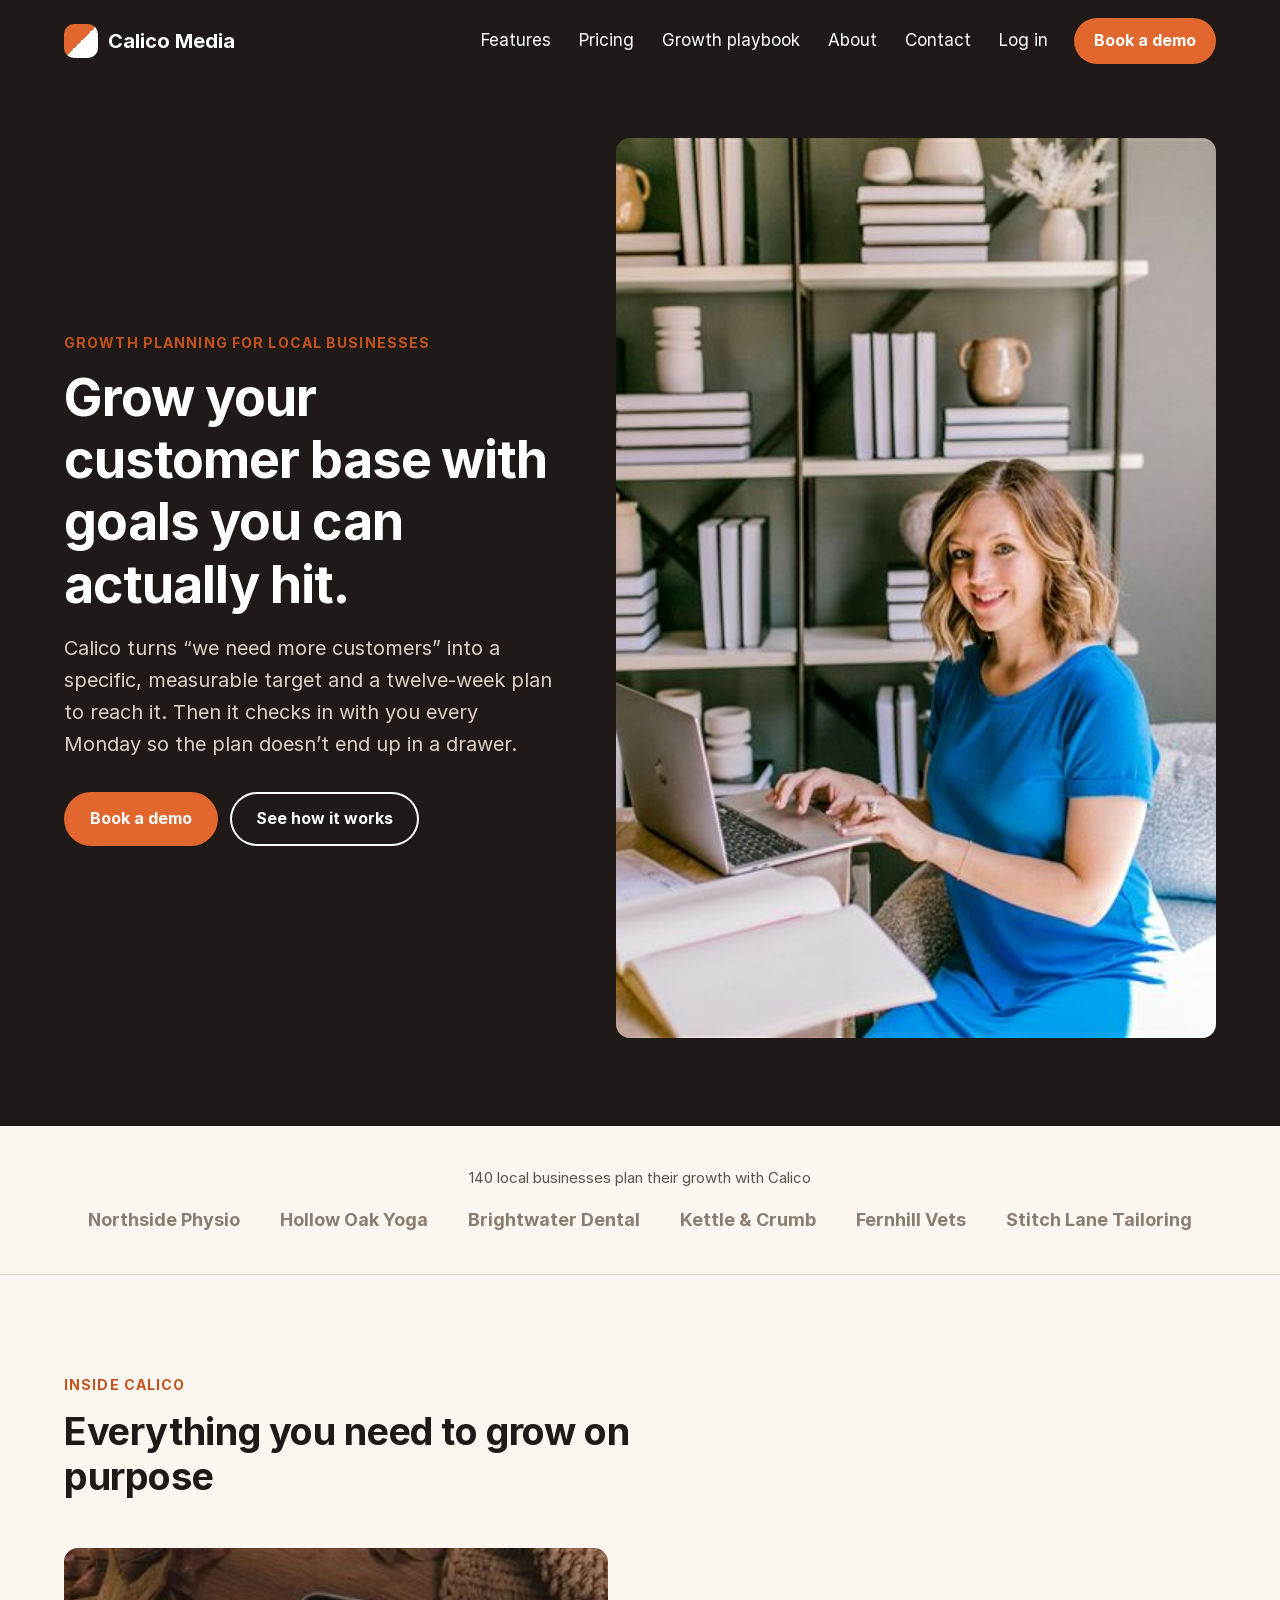
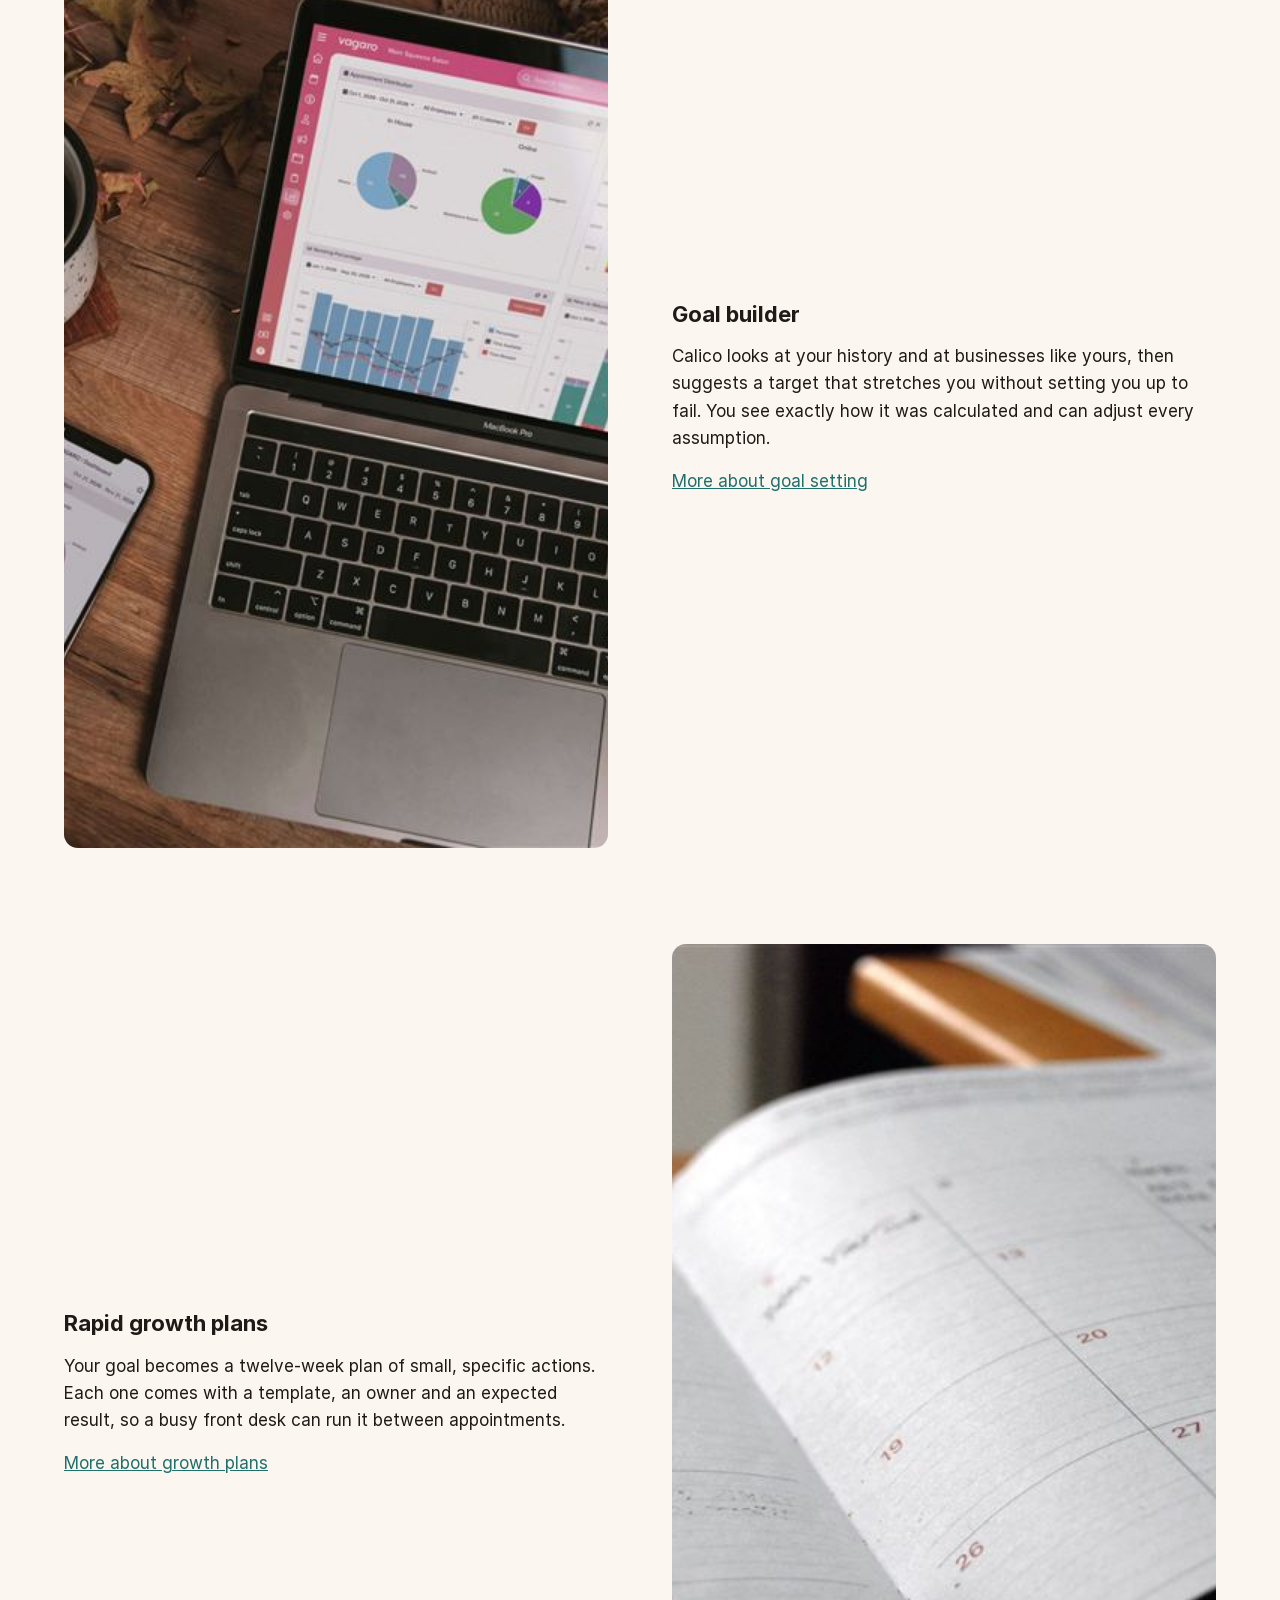
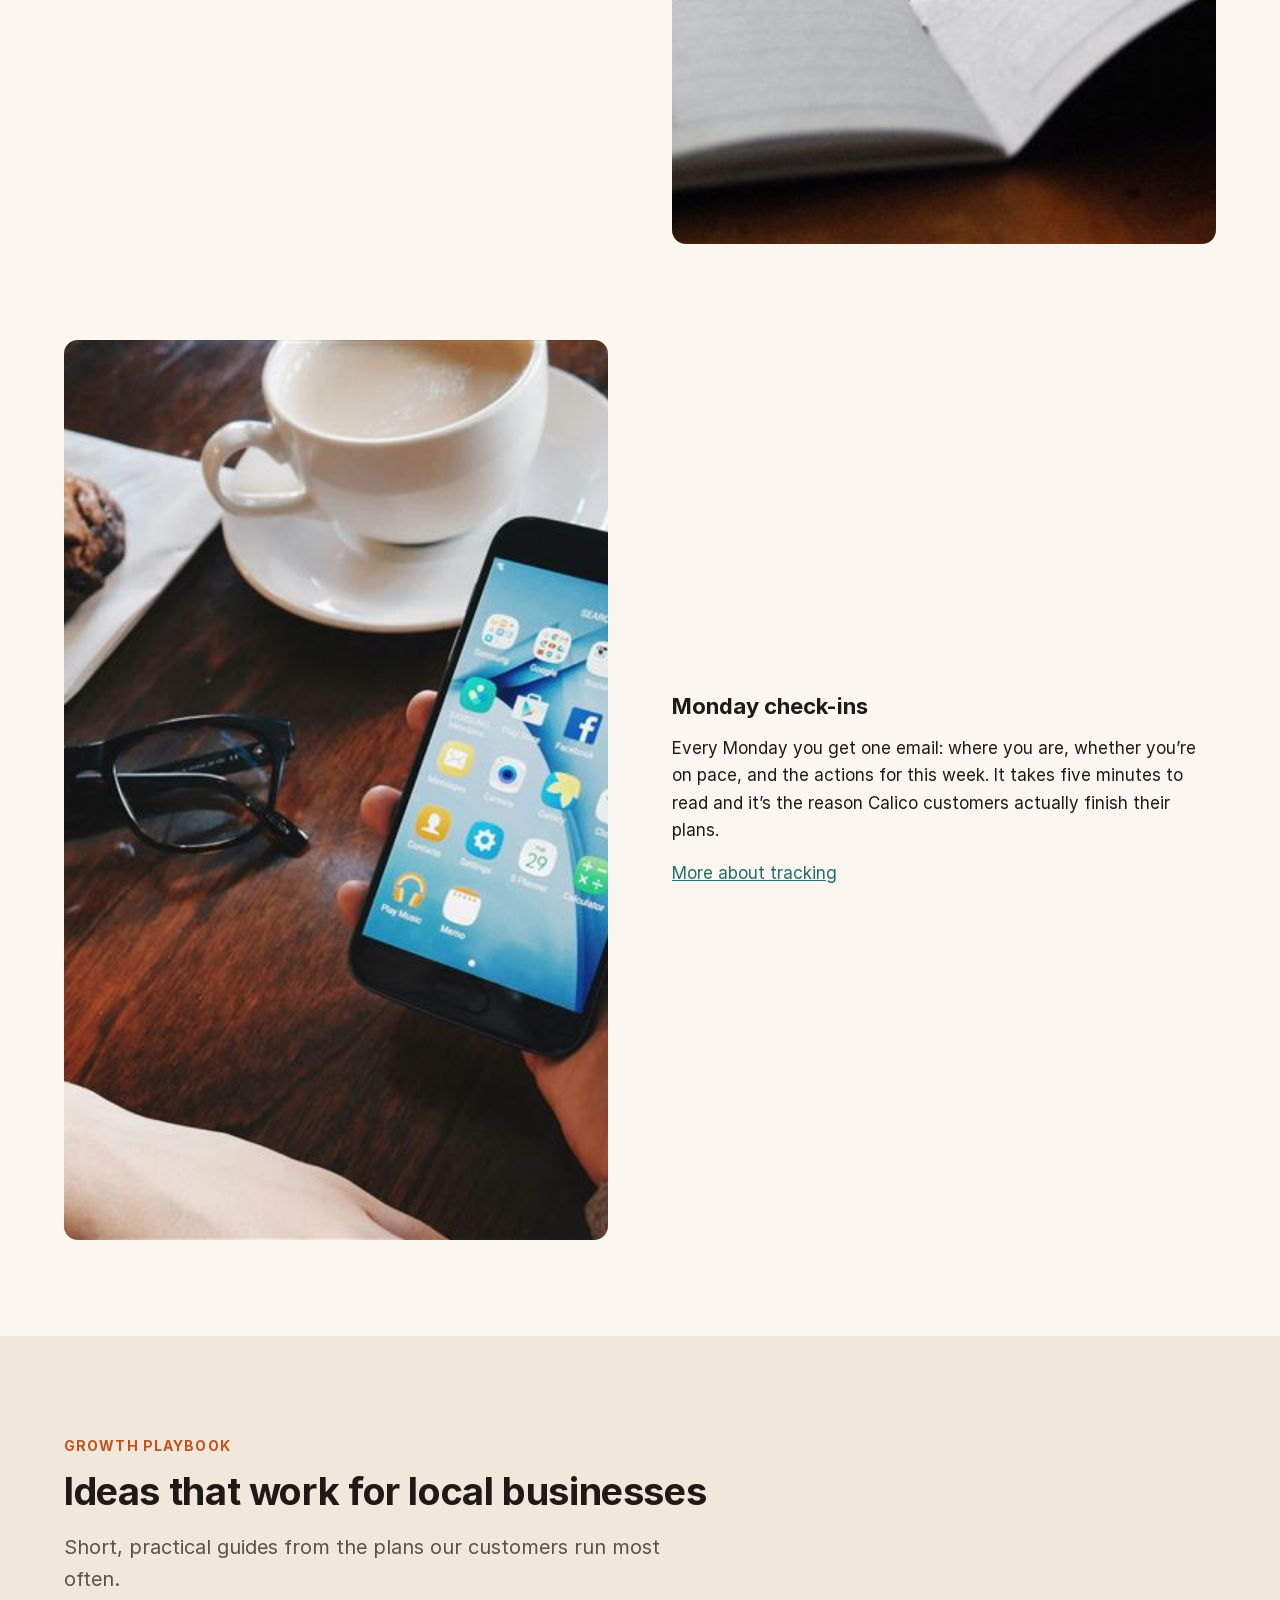
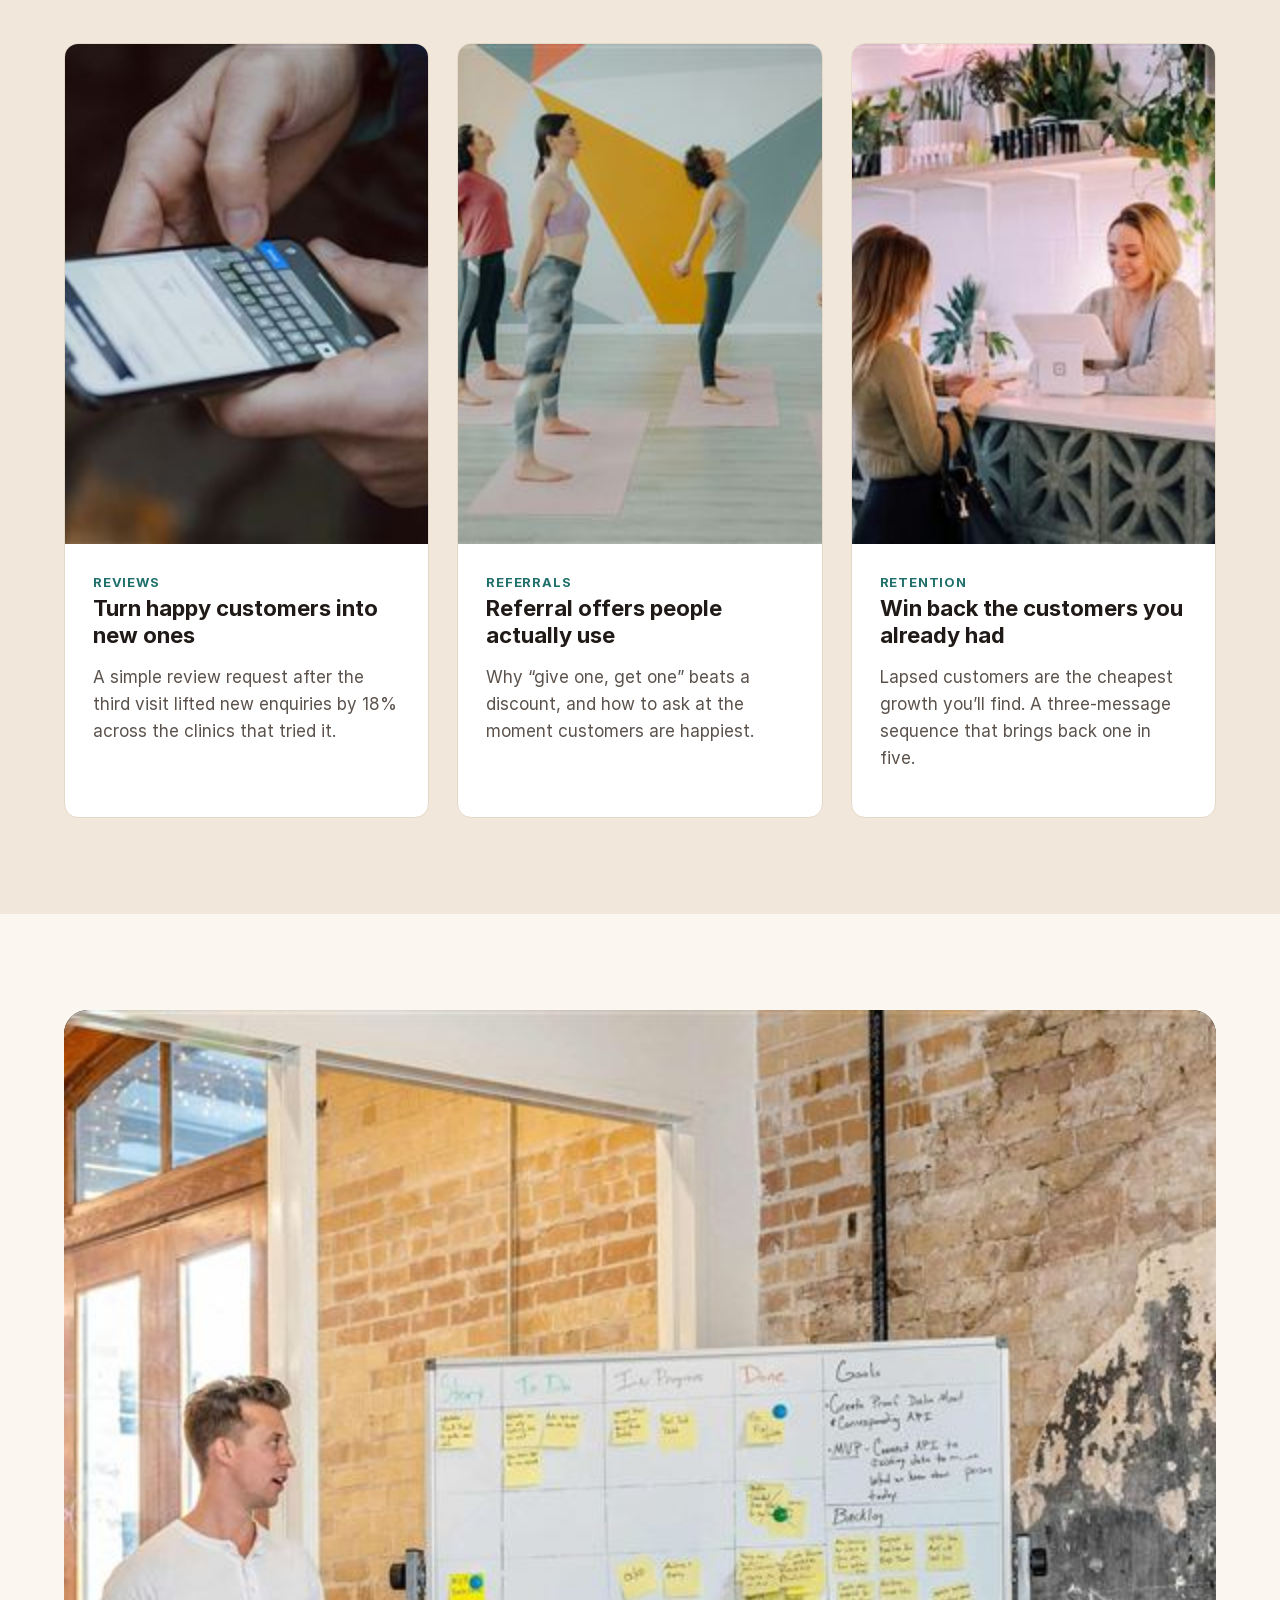
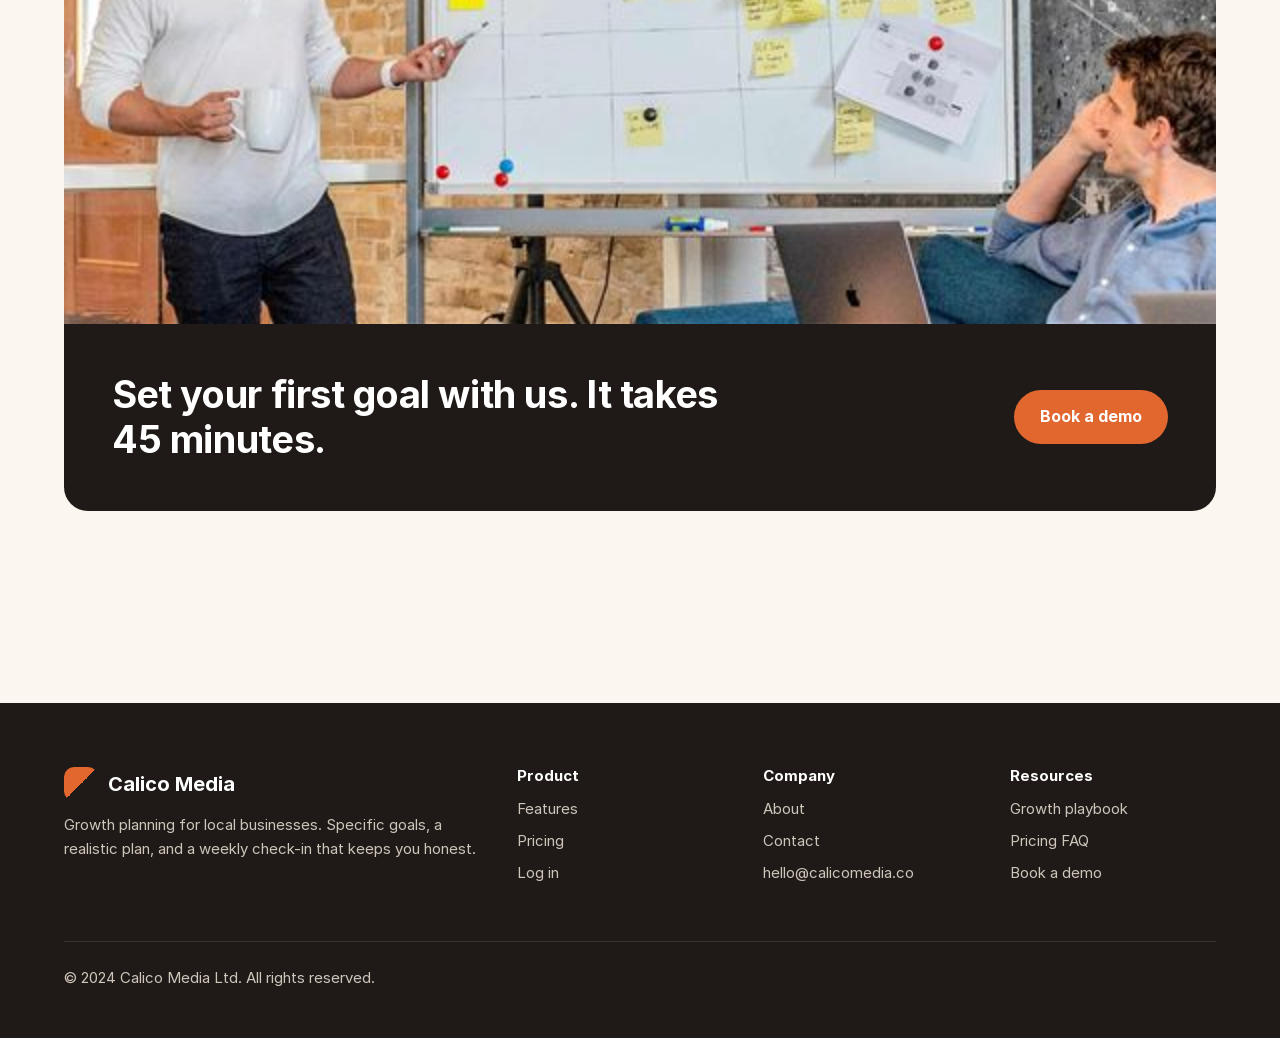
<file: public/index.html>
<!DOCTYPE html>
<html lang="en">
<head>
  <meta charset="utf-8">
  <meta name="viewport" content="width=device-width, initial-scale=1">
  <title>Calico Media | Growth planning for local businesses</title>
  <meta name="description" content="Calico helps local businesses grow their customer base with specific, measurable, realistic goals and a rapid growth plan you can run every week.">
  <link rel="stylesheet" href="css/styles.css">
</head>
<body>
  <header class="site-header site-header--home">
    <div class="container">
      <a class="logo" href="index.html"><span class="logo-mark"></span>Calico Media</a>
      <nav aria-label="Main">
        <ul class="nav-links">
          <li><a href="features.html">Features</a></li>
          <li><a href="pricing.html">Pricing</a></li>
          <li><a href="#playbook">Growth playbook</a></li>
          <li><a href="about.html">About</a></li>
          <li><a href="contact.html">Contact</a></li>
          <li><a href="https://app.calicomedia.co/login">Log in</a></li>
          <li><a class="btn" href="contact.html">Book a demo</a></li>
        </ul>
      </nav>
    </div>
  </header>

  <main>
    <section class="hero">
      <div class="container hero-inner">
        <div class="hero-text">
          <span class="eyebrow">Growth planning for local businesses</span>
          <h1>Grow your customer base with goals you can actually hit.</h1>
          <p class="lead">Calico turns &ldquo;we need more customers&rdquo; into a specific, measurable target and a twelve-week plan to reach it. Then it checks in with you every Monday so the plan doesn&rsquo;t end up in a drawer.</p>
          <div class="hero-actions">
            <a class="btn" href="contact.html">Book a demo</a>
            <a class="btn btn--ghost" href="features.html">See how it works</a>
          </div>
        </div>
        <div class="hero-media">
          <img class="hero-image" src="images/hero-weekly-plan-800.jpg"
            srcset="images/hero-weekly-plan-400.jpg 400w, images/hero-weekly-plan-800.jpg 800w, images/hero-weekly-plan-1200.jpg 1200w"
            sizes="(max-width: 768px) calc(100vw - 48px), 600px"
            width="1200" height="900" alt="A business owner at her desk with a laptop and an open planner">
        </div>
      </div>
    </section>

    <section class="trust">
      <div class="container">
        <p>140 local businesses plan their growth with Calico</p>
        <ul class="trust-list">
          <li>Northside Physio</li>
          <li>Hollow Oak Yoga</li>
          <li>Brightwater Dental</li>
          <li>Kettle &amp; Crumb</li>
          <li>Fernhill Vets</li>
          <li>Stitch Lane Tailoring</li>
        </ul>
      </div>
    </section>

    <section class="section">
      <div class="container">
        <div class="section-intro">
          <span class="eyebrow">Inside Calico</span>
          <h2>Everything you need to grow on purpose</h2>
        </div>

        <div class="feature-row">
          <div class="feature-media">
            <img src="images/feature-goal-builder-800.jpg"
              srcset="images/feature-goal-builder-400.jpg 400w, images/feature-goal-builder-800.jpg 800w, images/feature-goal-builder-1200.jpg 1200w"
              sizes="(max-width: 768px) calc(100vw - 48px), (max-width: 1200px) calc((100vw - 112px) / 2), 544px"
              width="1200" height="900" loading="lazy" alt="Growth charts on a laptop and phone beside a cup of tea">
          </div>
          <div>
            <h3>Goal builder</h3>
            <p>Calico looks at your history and at businesses like yours, then suggests a target that stretches you without setting you up to fail. You see exactly how it was calculated and can adjust every assumption.</p>
            <a href="features.html">More about goal setting</a>
          </div>
        </div>

        <div class="feature-row feature-row--reverse">
          <div class="feature-media">
            <img src="images/feature-growth-plan-800.jpg"
              srcset="images/feature-growth-plan-400.jpg 400w, images/feature-growth-plan-800.jpg 800w, images/feature-growth-plan-1200.jpg 1200w"
              sizes="(max-width: 768px) calc(100vw - 48px), (max-width: 1200px) calc((100vw - 112px) / 2), 544px"
              width="1200" height="900" loading="lazy" alt="An open planner showing the weeks ahead">
          </div>
          <div>
            <h3>Rapid growth plans</h3>
            <p>Your goal becomes a twelve-week plan of small, specific actions. Each one comes with a template, an owner and an expected result, so a busy front desk can run it between appointments.</p>
            <a href="features.html">More about growth plans</a>
          </div>
        </div>

        <div class="feature-row">
          <div class="feature-media">
            <img src="images/feature-monday-checkin-800.jpg"
              srcset="images/feature-monday-checkin-400.jpg 400w, images/feature-monday-checkin-800.jpg 800w, images/feature-monday-checkin-1200.jpg 1200w"
              sizes="(max-width: 768px) calc(100vw - 48px), (max-width: 1200px) calc((100vw - 112px) / 2), 544px"
              width="1200" height="900" loading="lazy" alt="Checking a phone over coffee on a Monday morning">
          </div>
          <div>
            <h3>Monday check-ins</h3>
            <p>Every Monday you get one email: where you are, whether you&rsquo;re on pace, and the actions for this week. It takes five minutes to read and it&rsquo;s the reason Calico customers actually finish their plans.</p>
            <a href="features.html">More about tracking</a>
          </div>
        </div>
      </div>
    </section>

    <section class="section section--sand" id="playbook">
      <div class="container">
        <div class="section-intro">
          <span class="eyebrow">Growth playbook</span>
          <h2>Ideas that work for local businesses</h2>
          <p class="lead">Short, practical guides from the plans our customers run most often.</p>
        </div>
        <div class="playbook-grid">
          <article class="card">
            <img src="images/playbook-reviews-400.jpg"
              srcset="images/playbook-reviews-200.jpg 200w, images/playbook-reviews-400.jpg 400w, images/playbook-reviews-800.jpg 800w"
              sizes="(max-width: 1200px) calc((100vw - 110px) / 3), 364px"
              width="800" height="500" loading="lazy" alt="A customer typing a review on their phone">
            <div class="card-body">
              <span class="card-tag">Reviews</span>
              <h3>Turn happy customers into new ones</h3>
              <p>A simple review request after the third visit lifted new enquiries by 18% across the clinics that tried it.</p>
            </div>
          </article>
          <article class="card">
            <img src="images/playbook-referrals-400.jpg"
              srcset="images/playbook-referrals-200.jpg 200w, images/playbook-referrals-400.jpg 400w, images/playbook-referrals-800.jpg 800w"
              sizes="(max-width: 1200px) calc((100vw - 110px) / 3), 364px"
              width="800" height="500" loading="lazy" alt="A group class stretching together in a yoga studio">
            <div class="card-body">
              <span class="card-tag">Referrals</span>
              <h3>Referral offers people actually use</h3>
              <p>Why &ldquo;give one, get one&rdquo; beats a discount, and how to ask at the moment customers are happiest.</p>
            </div>
          </article>
          <article class="card">
            <img src="images/playbook-rebooking-400.jpg"
              srcset="images/playbook-rebooking-200.jpg 200w, images/playbook-rebooking-400.jpg 400w, images/playbook-rebooking-800.jpg 800w"
              sizes="(max-width: 1200px) calc((100vw - 110px) / 3), 364px"
              width="800" height="500" loading="lazy" alt="A customer at the front desk booking her next visit">
            <div class="card-body">
              <span class="card-tag">Retention</span>
              <h3>Win back the customers you already had</h3>
              <p>Lapsed customers are the cheapest growth you&rsquo;ll find. A three-message sequence that brings back one in five.</p>
            </div>
          </article>
        </div>
      </div>
    </section>

    <section class="section">
      <div class="container">
        <div class="cta-band">
          <img src="images/team-workshop-1200.jpg"
            srcset="images/team-workshop-400.jpg 400w, images/team-workshop-800.jpg 800w, images/team-workshop-1200.jpg 1200w, images/team-workshop-2400.jpg 2400w"
            sizes="(max-width: 1200px) calc(100vw - 48px), 1152px"
            width="2400" height="914" loading="lazy" alt="The Calico Media team planning around a whiteboard">
          <div class="cta-body">
            <h2>Set your first goal with us. It takes 45 minutes.</h2>
            <a class="btn" href="contact.html">Book a demo</a>
          </div>
        </div>
      </div>
    </section>
  </main>

  <footer class="site-footer">
    <div class="container">
      <div class="footer-grid">
        <div>
          <a class="logo" href="index.html"><span class="logo-mark"></span>Calico Media</a>
          <p>Growth planning for local businesses. Specific goals, a realistic plan, and a weekly check-in that keeps you honest.</p>
        </div>
        <div>
          <h4>Product</h4>
          <ul>
            <li><a href="features.html">Features</a></li>
            <li><a href="pricing.html">Pricing</a></li>
            <li><a href="https://app.calicomedia.co/login">Log in</a></li>
          </ul>
        </div>
        <div>
          <h4>Company</h4>
          <ul>
            <li><a href="about.html">About</a></li>
            <li><a href="contact.html">Contact</a></li>
            <li><a href="mailto:hello@calicomedia.co">hello@calicomedia.co</a></li>
          </ul>
        </div>
        <div>
          <h4>Resources</h4>
          <ul>
            <li><a href="index.html#playbook">Growth playbook</a></li>
            <li><a href="pricing.html#faq">Pricing FAQ</a></li>
            <li><a href="contact.html">Book a demo</a></li>
          </ul>
        </div>
      </div>
      <div class="footer-bottom">
        <p>&copy; 2024 Calico Media Ltd. All rights reserved.</p>
      </div>
    </div>
  </footer>
</body>
</html>
</file>
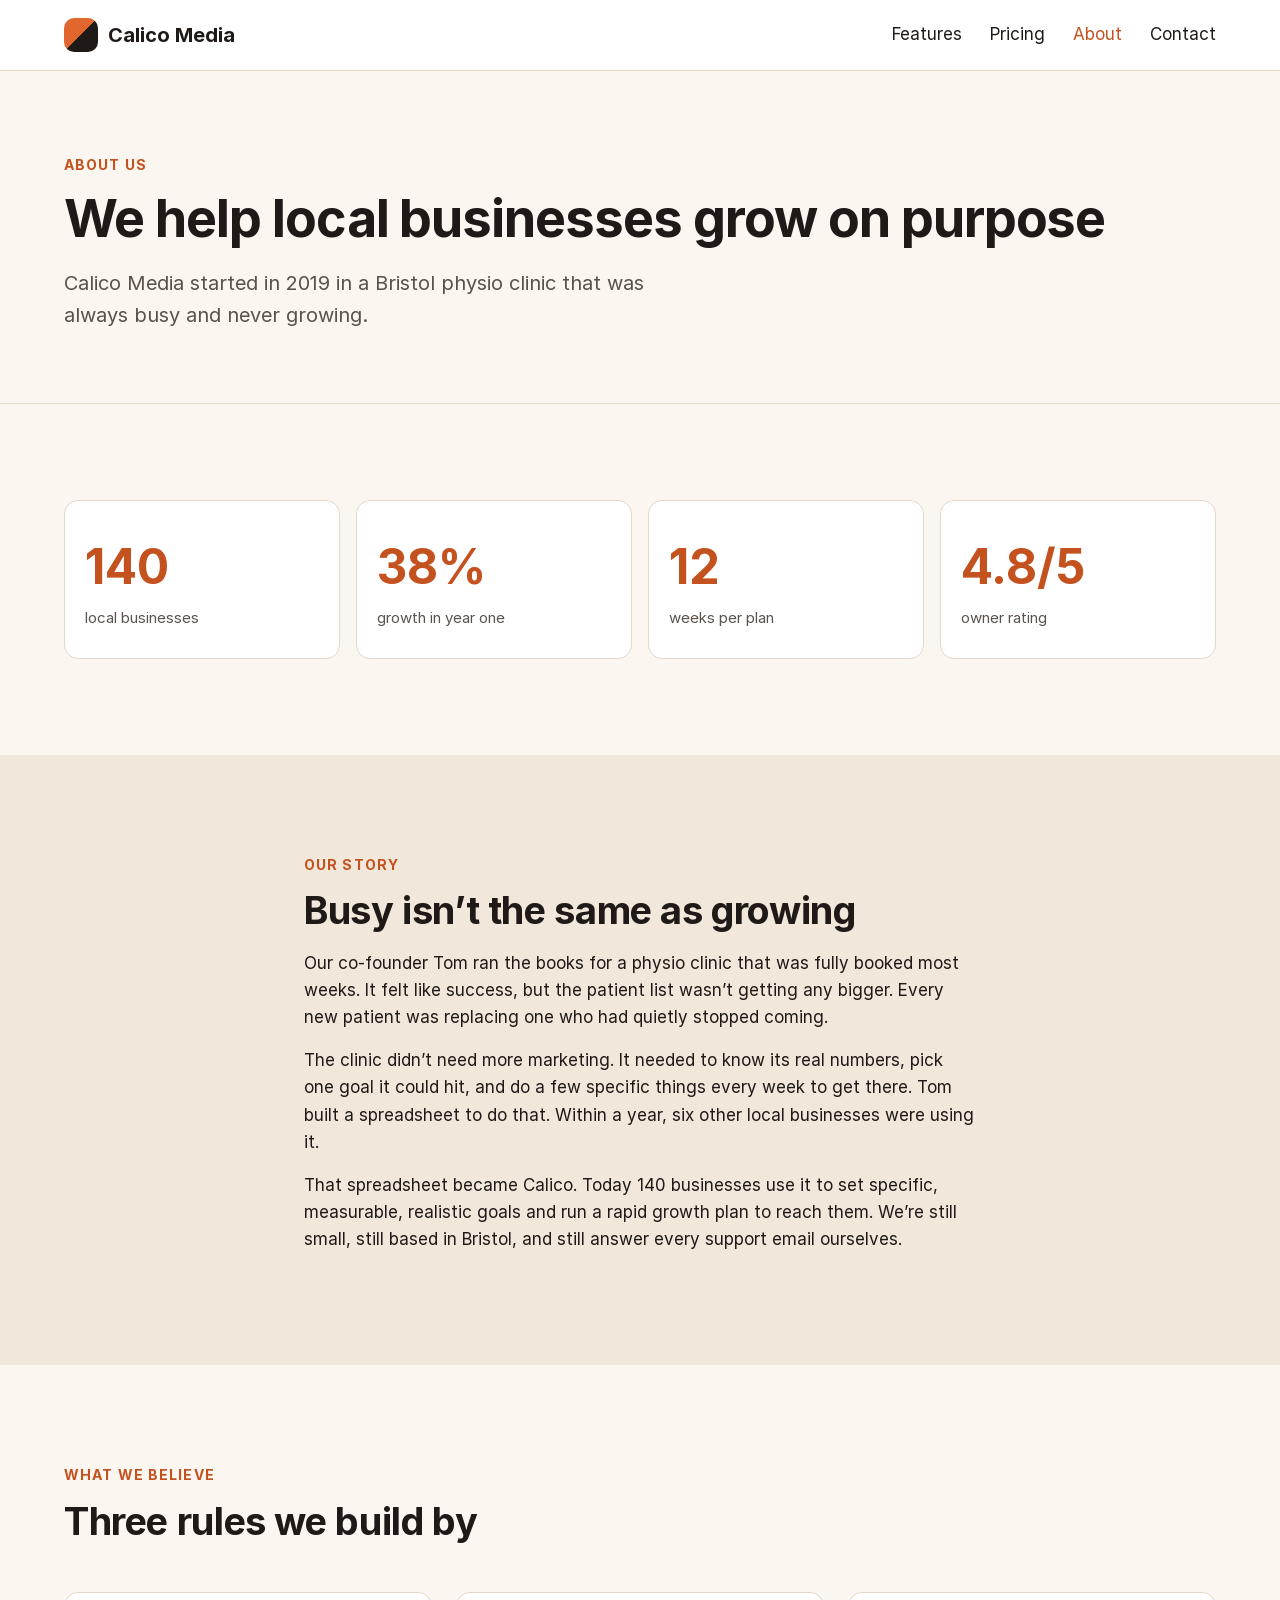
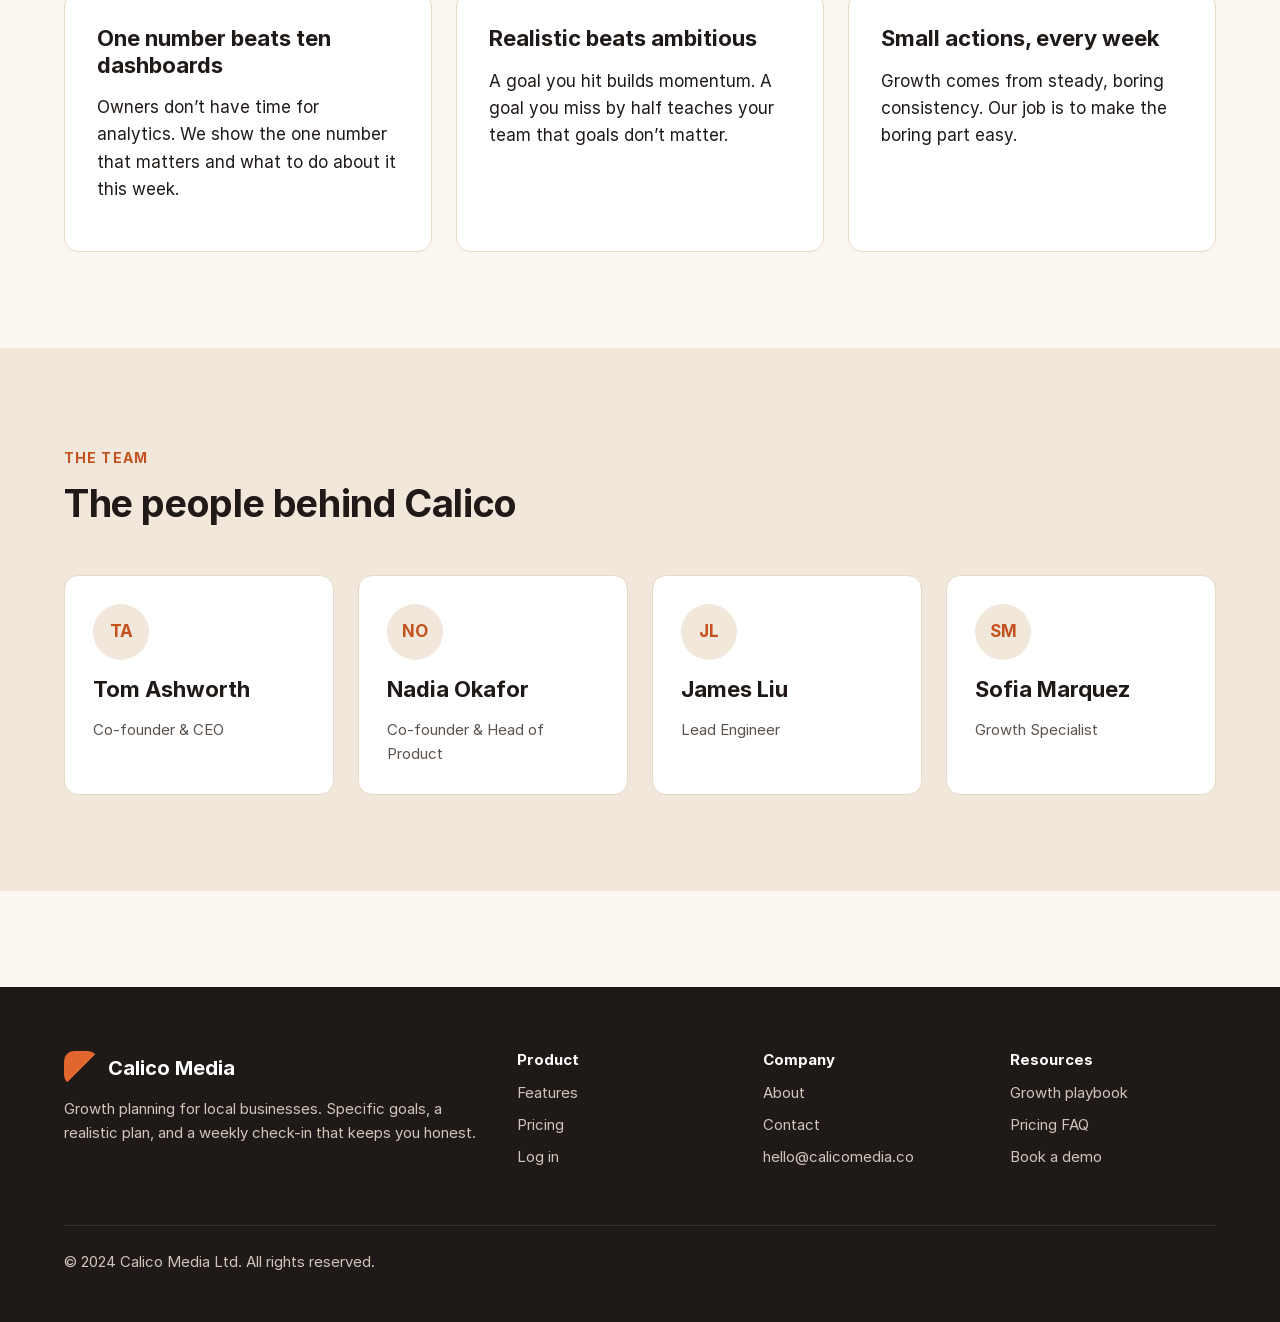
<file: public/about.html>
<!DOCTYPE html>
<html lang="en">
<head>
  <meta charset="utf-8">
  <meta name="viewport" content="width=device-width, initial-scale=1">
  <title>About | Calico Media</title>
  <meta name="description" content="Calico Media builds growth planning software for local businesses. Here is who we are and why we started.">
  <link rel="stylesheet" href="css/styles.css">
</head>
<body>
  <header class="site-header">
    <div class="container">
      <a class="logo" href="index.html"><span class="logo-mark"></span>Calico Media</a>
      <nav aria-label="Main">
        <ul class="nav-links">
          <li><a href="features.html">Features</a></li>
          <li><a href="pricing.html">Pricing</a></li>
          <li><a href="about.html" aria-current="page">About</a></li>
          <li><a href="contact.html">Contact</a></li>
        </ul>
      </nav>
    </div>
  </header>

  <main>
    <section class="page-header">
      <div class="container">
        <span class="eyebrow">About us</span>
        <h1>We help local businesses grow on purpose</h1>
        <p class="lead">Calico Media started in 2019 in a Bristol physio clinic that was always busy and never growing.</p>
      </div>
    </section>

    <section class="section">
      <div class="container">
        <div class="stats">
          <div class="stat">
            <span class="stat-number">140</span>
            <span class="stat-label">local businesses</span>
          </div>
          <div class="stat">
            <span class="stat-number">38%</span>
            <span class="stat-label">growth in year one</span>
          </div>
          <div class="stat">
            <span class="stat-number">12</span>
            <span class="stat-label">weeks per plan</span>
          </div>
          <div class="stat">
            <span class="stat-number">4.8/5</span>
            <span class="stat-label">owner rating</span>
          </div>
        </div>
      </div>
    </section>

    <section class="section section--sand">
      <div class="container prose">
        <span class="eyebrow">Our story</span>
        <h2>Busy isn&rsquo;t the same as growing</h2>
        <p>Our co-founder Tom ran the books for a physio clinic that was fully booked most weeks. It felt like success, but the patient list wasn&rsquo;t getting any bigger. Every new patient was replacing one who had quietly stopped coming.</p>
        <p>The clinic didn&rsquo;t need more marketing. It needed to know its real numbers, pick one goal it could hit, and do a few specific things every week to get there. Tom built a spreadsheet to do that. Within a year, six other local businesses were using it.</p>
        <p>That spreadsheet became Calico. Today 140 businesses use it to set specific, measurable, realistic goals and run a rapid growth plan to reach them. We&rsquo;re still small, still based in Bristol, and still answer every support email ourselves.</p>
      </div>
    </section>

    <section class="section">
      <div class="container">
        <div class="section-intro">
          <span class="eyebrow">What we believe</span>
          <h2>Three rules we build by</h2>
        </div>
        <div class="steps">
          <div class="step">
            <h3>One number beats ten dashboards</h3>
            <p>Owners don&rsquo;t have time for analytics. We show the one number that matters and what to do about it this week.</p>
          </div>
          <div class="step">
            <h3>Realistic beats ambitious</h3>
            <p>A goal you hit builds momentum. A goal you miss by half teaches your team that goals don&rsquo;t matter.</p>
          </div>
          <div class="step">
            <h3>Small actions, every week</h3>
            <p>Growth comes from steady, boring consistency. Our job is to make the boring part easy.</p>
          </div>
        </div>
      </div>
    </section>

    <section class="section section--sand">
      <div class="container">
        <div class="section-intro">
          <span class="eyebrow">The team</span>
          <h2>The people behind Calico</h2>
        </div>
        <div class="team-grid">
          <div class="person">
            <div class="avatar">TA</div>
            <h3>Tom Ashworth</h3>
            <p>Co-founder &amp; CEO</p>
          </div>
          <div class="person">
            <div class="avatar">NO</div>
            <h3>Nadia Okafor</h3>
            <p>Co-founder &amp; Head of Product</p>
          </div>
          <div class="person">
            <div class="avatar">JL</div>
            <h3>James Liu</h3>
            <p>Lead Engineer</p>
          </div>
          <div class="person">
            <div class="avatar">SM</div>
            <h3>Sofia Marquez</h3>
            <p>Growth Specialist</p>
          </div>
        </div>
      </div>
    </section>
  </main>

  <footer class="site-footer">
    <div class="container">
      <div class="footer-grid">
        <div>
          <a class="logo" href="index.html"><span class="logo-mark"></span>Calico Media</a>
          <p>Growth planning for local businesses. Specific goals, a realistic plan, and a weekly check-in that keeps you honest.</p>
        </div>
        <div>
          <h4>Product</h4>
          <ul>
            <li><a href="features.html">Features</a></li>
            <li><a href="pricing.html">Pricing</a></li>
            <li><a href="https://app.calicomedia.co/login">Log in</a></li>
          </ul>
        </div>
        <div>
          <h4>Company</h4>
          <ul>
            <li><a href="about.html">About</a></li>
            <li><a href="contact.html">Contact</a></li>
            <li><a href="mailto:hello@calicomedia.co">hello@calicomedia.co</a></li>
          </ul>
        </div>
        <div>
          <h4>Resources</h4>
          <ul>
            <li><a href="index.html#playbook">Growth playbook</a></li>
            <li><a href="pricing.html#faq">Pricing FAQ</a></li>
            <li><a href="contact.html">Book a demo</a></li>
          </ul>
        </div>
      </div>
      <div class="footer-bottom">
        <p>&copy; 2024 Calico Media Ltd. All rights reserved.</p>
      </div>
    </div>
  </footer>
</body>
</html>
</file>
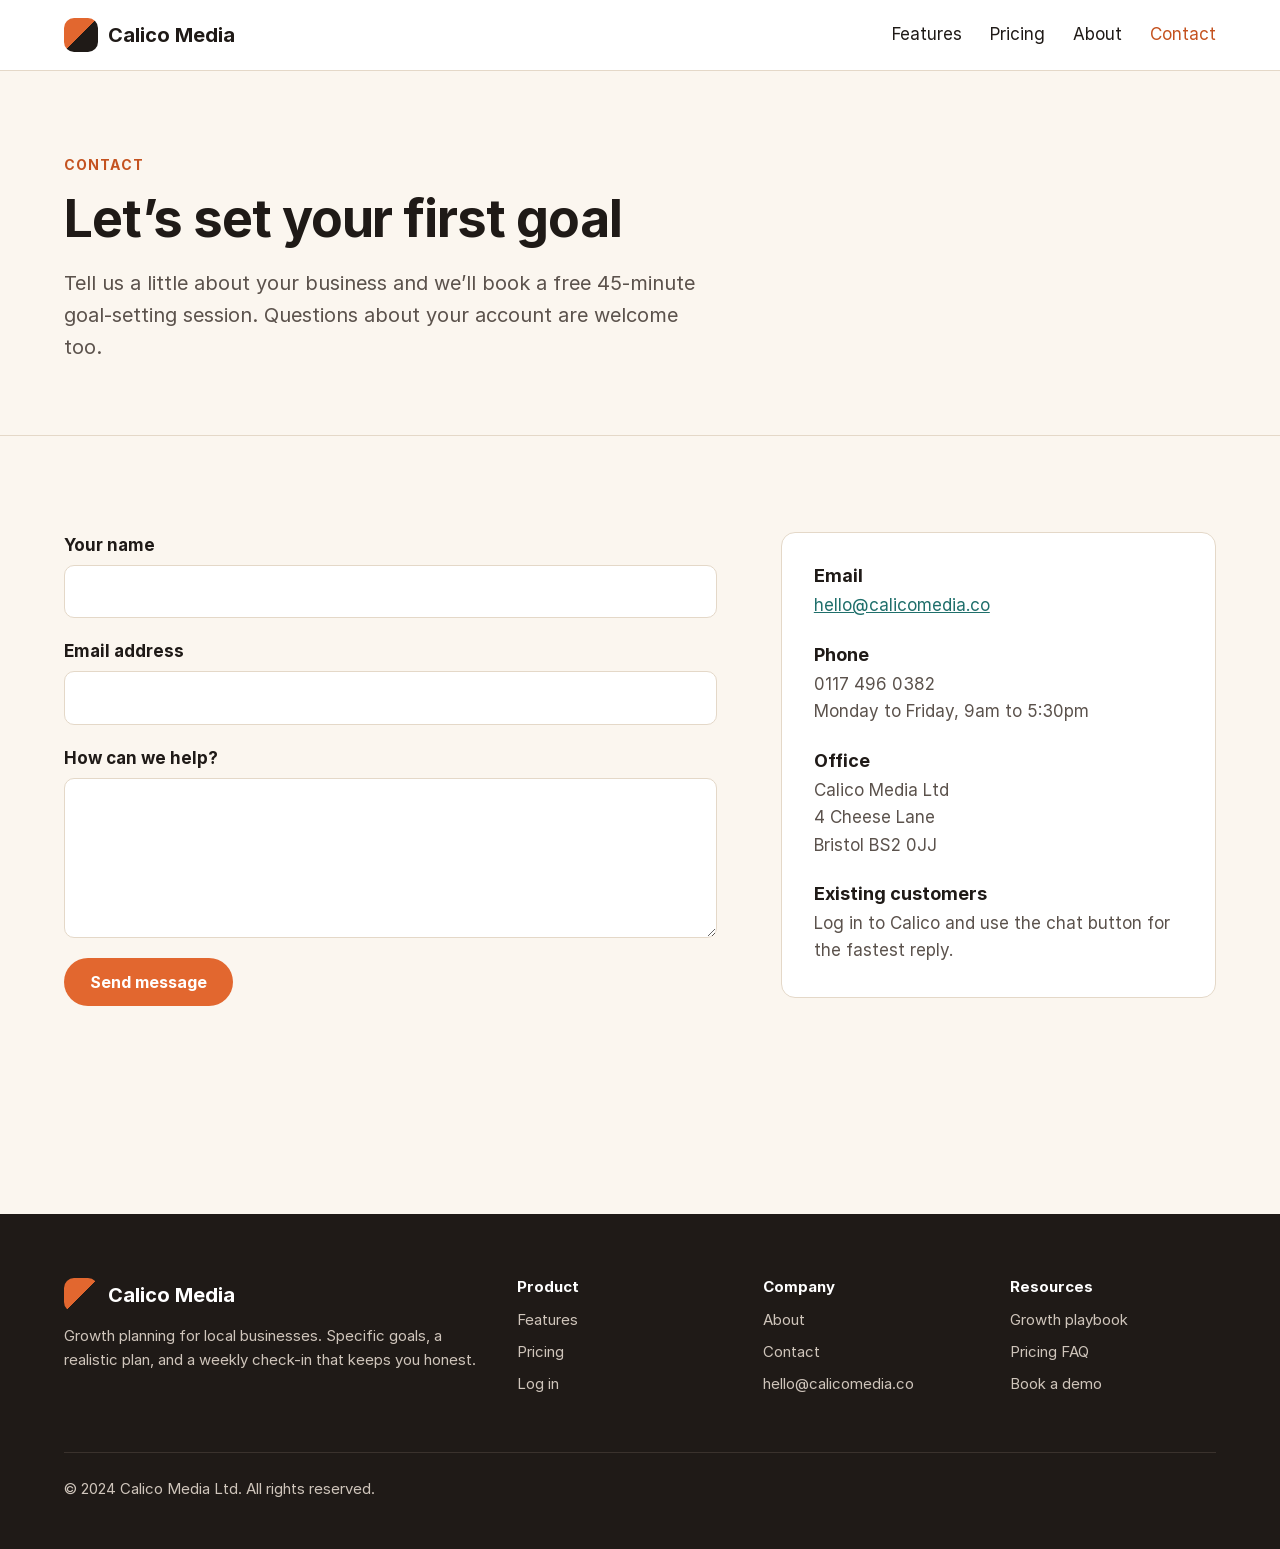
<file: public/contact.html>
<!doctype html>
<html lang="en">
  <head>
    <meta charset="utf-8" />
    <meta name="viewport" content="width=device-width, initial-scale=1" />
    <title>Contact | Calico Media</title>
    <meta
      name="description"
      content="Book a demo or ask us a question. We reply within one business day."
    />
    <link rel="stylesheet" href="css/styles.css" />
  </head>
  <body>
    <header class="site-header">
      <div class="container">
        <a class="logo" href="index.html"
          ><span class="logo-mark"></span>Calico Media</a
        >
        <nav aria-label="Main">
          <ul class="nav-links">
            <li><a href="features.html">Features</a></li>
            <li><a href="pricing.html">Pricing</a></li>
            <li><a href="about.html">About</a></li>
            <li><a href="contact.html" aria-current="page">Contact</a></li>
          </ul>
        </nav>
      </div>
    </header>

    <main>
      <section class="page-header">
        <div class="container">
          <span class="eyebrow">Contact</span>
          <h1>Let&rsquo;s set your first goal</h1>
          <p class="lead">
            Tell us a little about your business and we&rsquo;ll book a free
            45-minute goal-setting session. Questions about your account are
            welcome too.
          </p>
        </div>
      </section>

      <section class="section">
        <div class="container contact-layout">
          <form
            class="contact-form"
            id="contact-form"
            action="/contact"
            method="post"
          >
            <label for="name">Your name</label>
            <input type="text" id="name" name="name" required />

            <label for="email">Email address</label>
            <input type="email" id="email" name="email" required />

            <label for="message">How can we help?</label>
            <textarea id="message" name="message" required></textarea>

            <button class="btn" type="submit">Send message</button>
            <p class="form-status" id="form-status" role="status"></p>
            <div class="honeypot" aria-hidden="true">
              <label for="website">Website</label>
              <input
                type="text"
                id="website"
                name="website"
                tabindex="-1"
                autocomplete="off"
              />
            </div>
          </form>

          <aside class="contact-aside">
            <h3>Email</h3>
            <p>
              <a href="mailto:hello@calicomedia.co">hello@calicomedia.co</a>
            </p>
            <h3>Phone</h3>
            <p>0117 496 0382<br />Monday to Friday, 9am to 5:30pm</p>
            <h3>Office</h3>
            <p>Calico Media Ltd<br />4 Cheese Lane<br />Bristol BS2 0JJ</p>
            <h3>Existing customers</h3>
            <p>
              Log in to Calico and use the chat button for the fastest reply.
            </p>
          </aside>
        </div>
      </section>
    </main>

    <footer class="site-footer">
      <div class="container">
        <div class="footer-grid">
          <div>
            <a class="logo" href="index.html"
              ><span class="logo-mark"></span>Calico Media</a
            >
            <p>
              Growth planning for local businesses. Specific goals, a realistic
              plan, and a weekly check-in that keeps you honest.
            </p>
          </div>
          <div>
            <h4>Product</h4>
            <ul>
              <li><a href="features.html">Features</a></li>
              <li><a href="pricing.html">Pricing</a></li>
              <li><a href="https://app.calicomedia.co/login">Log in</a></li>
            </ul>
          </div>
          <div>
            <h4>Company</h4>
            <ul>
              <li><a href="about.html">About</a></li>
              <li><a href="contact.html">Contact</a></li>
              <li>
                <a href="mailto:hello@calicomedia.co">hello@calicomedia.co</a>
              </li>
            </ul>
          </div>
          <div>
            <h4>Resources</h4>
            <ul>
              <li><a href="index.html#playbook">Growth playbook</a></li>
              <li><a href="pricing.html#faq">Pricing FAQ</a></li>
              <li><a href="contact.html">Book a demo</a></li>
            </ul>
          </div>
        </div>
        <div class="footer-bottom">
          <p>&copy; 2024 Calico Media Ltd. All rights reserved.</p>
        </div>
      </div>
    </footer>
    <script src="js/contact.js"></script>
  </body>
</html>
</file>
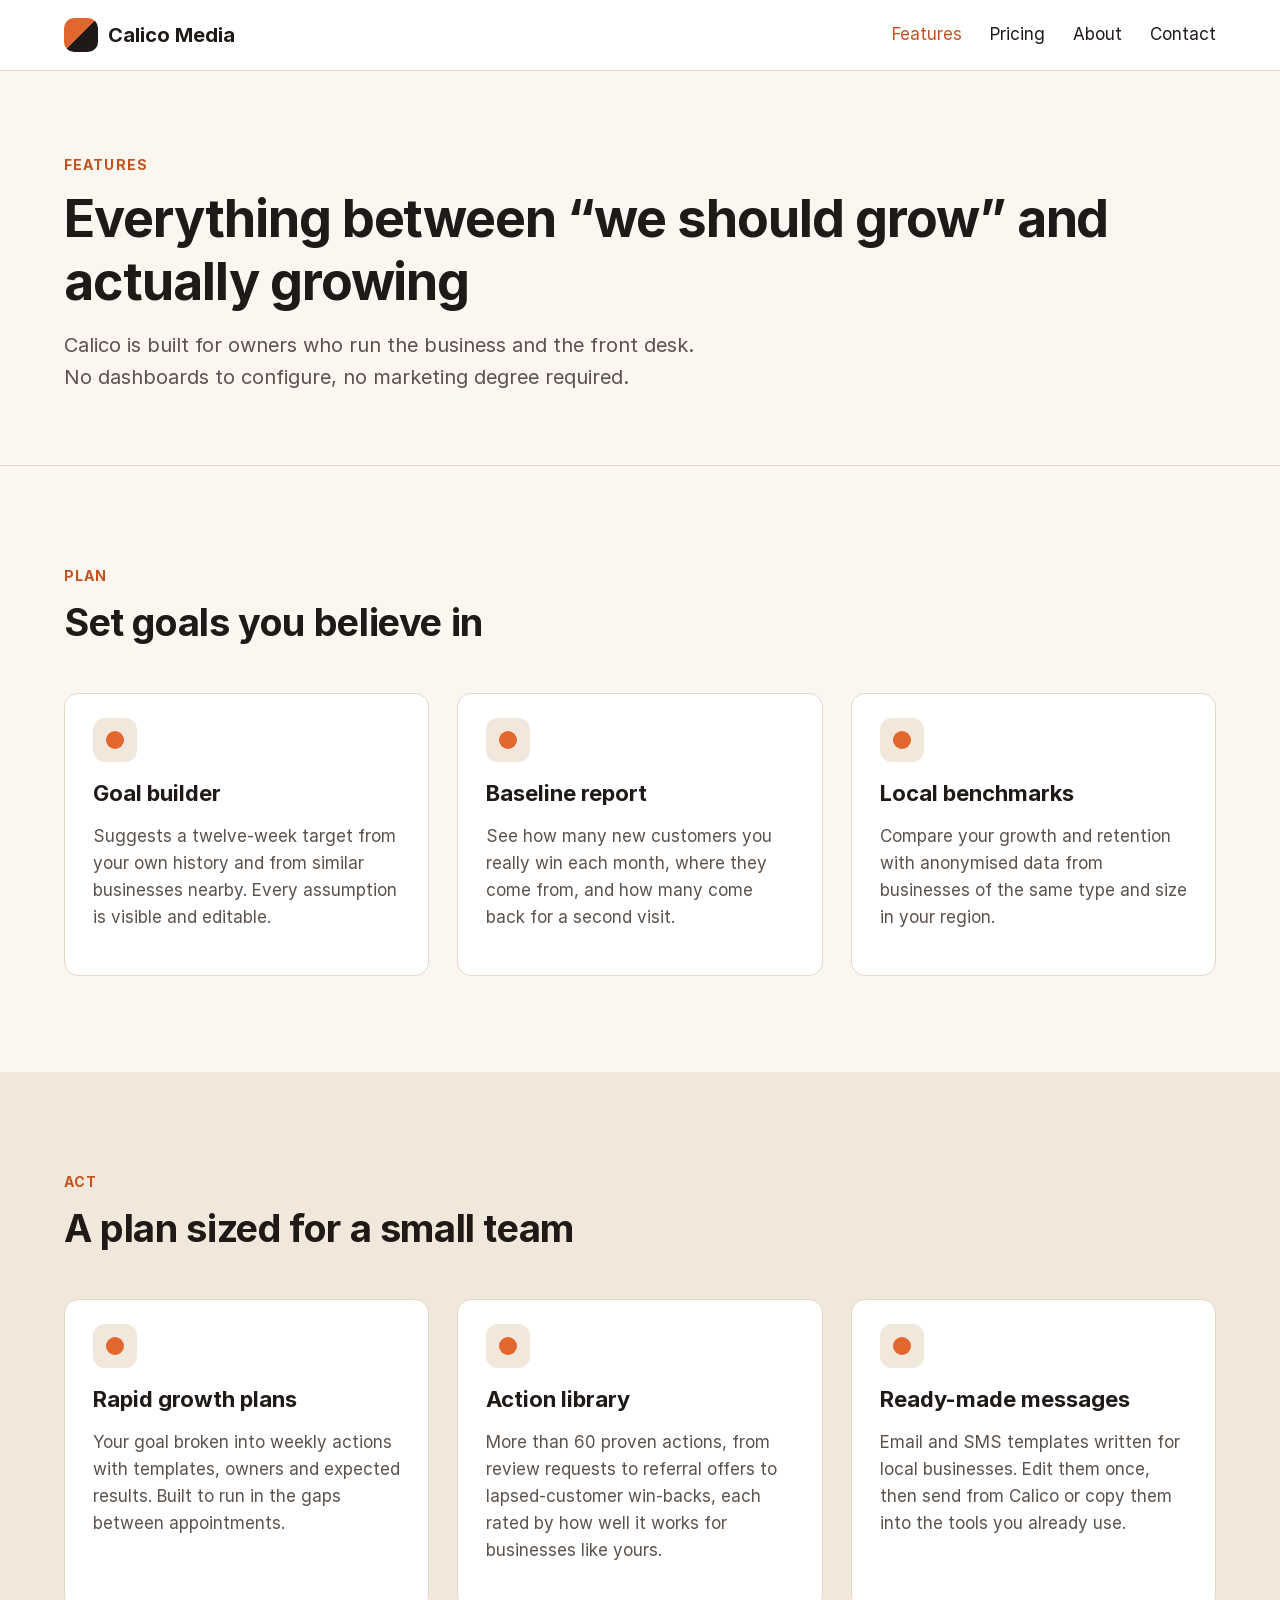
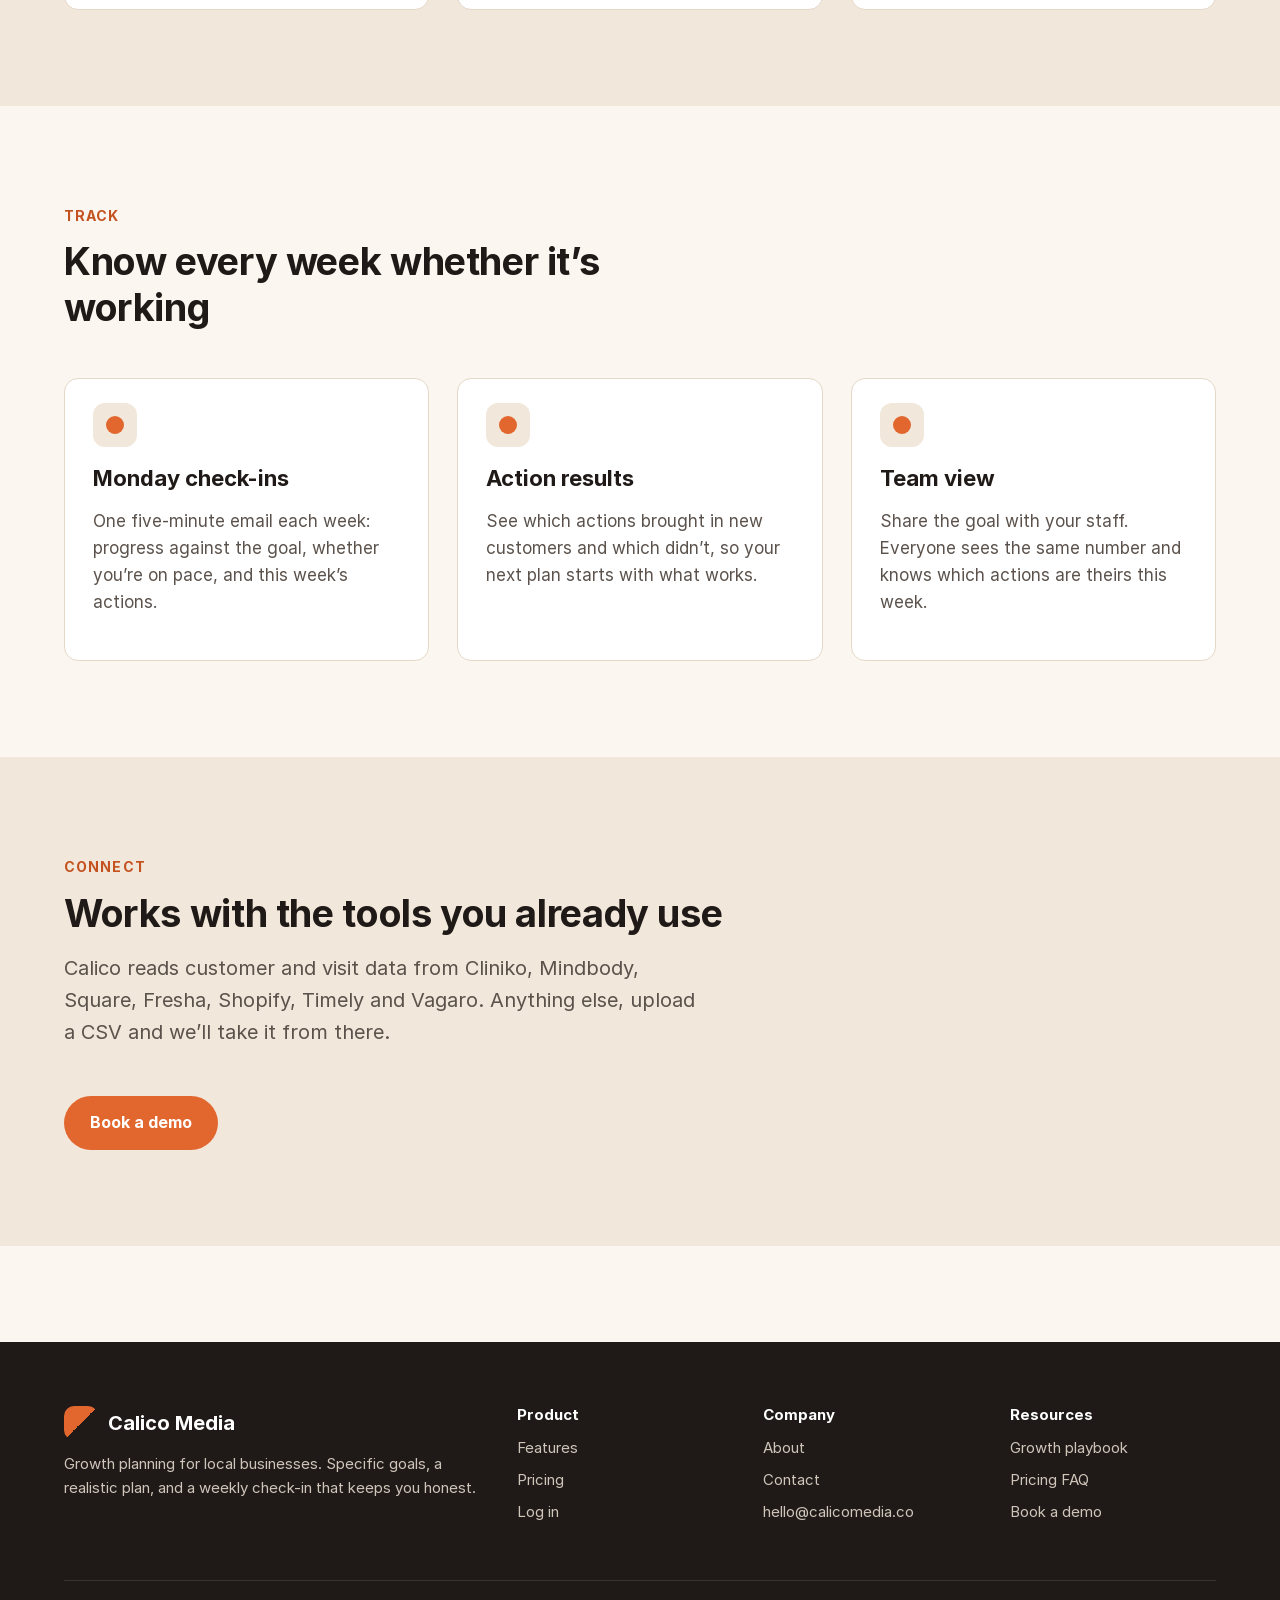
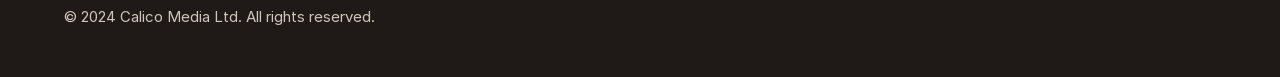
<file: public/features.html>
<!DOCTYPE html>
<html lang="en">
<head>
  <meta charset="utf-8">
  <meta name="viewport" content="width=device-width, initial-scale=1">
  <title>Features | Calico Media</title>
  <meta name="description" content="Goal builder, rapid growth plans, Monday check-ins and more. See everything Calico does to help local businesses grow.">
  <link rel="stylesheet" href="css/styles.css">
</head>
<body>
  <header class="site-header">
    <div class="container">
      <a class="logo" href="index.html"><span class="logo-mark"></span>Calico Media</a>
      <nav aria-label="Main">
        <ul class="nav-links">
          <li><a href="features.html" aria-current="page">Features</a></li>
          <li><a href="pricing.html">Pricing</a></li>
          <li><a href="about.html">About</a></li>
          <li><a href="contact.html">Contact</a></li>
        </ul>
      </nav>
    </div>
  </header>

  <main>
    <section class="page-header">
      <div class="container">
        <span class="eyebrow">Features</span>
        <h1>Everything between &ldquo;we should grow&rdquo; and actually growing</h1>
        <p class="lead">Calico is built for owners who run the business and the front desk. No dashboards to configure, no marketing degree required.</p>
      </div>
    </section>

    <section class="section">
      <div class="container">
        <div class="section-intro">
          <span class="eyebrow">Plan</span>
          <h2>Set goals you believe in</h2>
        </div>
        <div class="card-grid">
          <div class="card">
            <div class="card-body">
              <div class="icon-dot"></div>
              <h3>Goal builder</h3>
              <p>Suggests a twelve-week target from your own history and from similar businesses nearby. Every assumption is visible and editable.</p>
            </div>
          </div>
          <div class="card">
            <div class="card-body">
              <div class="icon-dot"></div>
              <h3>Baseline report</h3>
              <p>See how many new customers you really win each month, where they come from, and how many come back for a second visit.</p>
            </div>
          </div>
          <div class="card">
            <div class="card-body">
              <div class="icon-dot"></div>
              <h3>Local benchmarks</h3>
              <p>Compare your growth and retention with anonymised data from businesses of the same type and size in your region.</p>
            </div>
          </div>
        </div>
      </div>
    </section>

    <section class="section section--sand">
      <div class="container">
        <div class="section-intro">
          <span class="eyebrow">Act</span>
          <h2>A plan sized for a small team</h2>
        </div>
        <div class="card-grid">
          <div class="card">
            <div class="card-body">
              <div class="icon-dot"></div>
              <h3>Rapid growth plans</h3>
              <p>Your goal broken into weekly actions with templates, owners and expected results. Built to run in the gaps between appointments.</p>
            </div>
          </div>
          <div class="card">
            <div class="card-body">
              <div class="icon-dot"></div>
              <h3>Action library</h3>
              <p>More than 60 proven actions, from review requests to referral offers to lapsed-customer win-backs, each rated by how well it works for businesses like yours.</p>
            </div>
          </div>
          <div class="card">
            <div class="card-body">
              <div class="icon-dot"></div>
              <h3>Ready-made messages</h3>
              <p>Email and SMS templates written for local businesses. Edit them once, then send from Calico or copy them into the tools you already use.</p>
            </div>
          </div>
        </div>
      </div>
    </section>

    <section class="section">
      <div class="container">
        <div class="section-intro">
          <span class="eyebrow">Track</span>
          <h2>Know every week whether it&rsquo;s working</h2>
        </div>
        <div class="card-grid">
          <div class="card">
            <div class="card-body">
              <div class="icon-dot"></div>
              <h3>Monday check-ins</h3>
              <p>One five-minute email each week: progress against the goal, whether you&rsquo;re on pace, and this week&rsquo;s actions.</p>
            </div>
          </div>
          <div class="card">
            <div class="card-body">
              <div class="icon-dot"></div>
              <h3>Action results</h3>
              <p>See which actions brought in new customers and which didn&rsquo;t, so your next plan starts with what works.</p>
            </div>
          </div>
          <div class="card">
            <div class="card-body">
              <div class="icon-dot"></div>
              <h3>Team view</h3>
              <p>Share the goal with your staff. Everyone sees the same number and knows which actions are theirs this week.</p>
            </div>
          </div>
        </div>
      </div>
    </section>

    <section class="section section--sand">
      <div class="container">
        <div class="section-intro">
          <span class="eyebrow">Connect</span>
          <h2>Works with the tools you already use</h2>
          <p class="lead">Calico reads customer and visit data from Cliniko, Mindbody, Square, Fresha, Shopify, Timely and Vagaro. Anything else, upload a CSV and we&rsquo;ll take it from there.</p>
        </div>
        <a class="btn" href="contact.html">Book a demo</a>
      </div>
    </section>
  </main>

  <footer class="site-footer">
    <div class="container">
      <div class="footer-grid">
        <div>
          <a class="logo" href="index.html"><span class="logo-mark"></span>Calico Media</a>
          <p>Growth planning for local businesses. Specific goals, a realistic plan, and a weekly check-in that keeps you honest.</p>
        </div>
        <div>
          <h4>Product</h4>
          <ul>
            <li><a href="features.html">Features</a></li>
            <li><a href="pricing.html">Pricing</a></li>
            <li><a href="https://app.calicomedia.co/login">Log in</a></li>
          </ul>
        </div>
        <div>
          <h4>Company</h4>
          <ul>
            <li><a href="about.html">About</a></li>
            <li><a href="contact.html">Contact</a></li>
            <li><a href="mailto:hello@calicomedia.co">hello@calicomedia.co</a></li>
          </ul>
        </div>
        <div>
          <h4>Resources</h4>
          <ul>
            <li><a href="index.html#playbook">Growth playbook</a></li>
            <li><a href="pricing.html#faq">Pricing FAQ</a></li>
            <li><a href="contact.html">Book a demo</a></li>
          </ul>
        </div>
      </div>
      <div class="footer-bottom">
        <p>&copy; 2024 Calico Media Ltd. All rights reserved.</p>
      </div>
    </div>
  </footer>
</body>
</html>
</file>
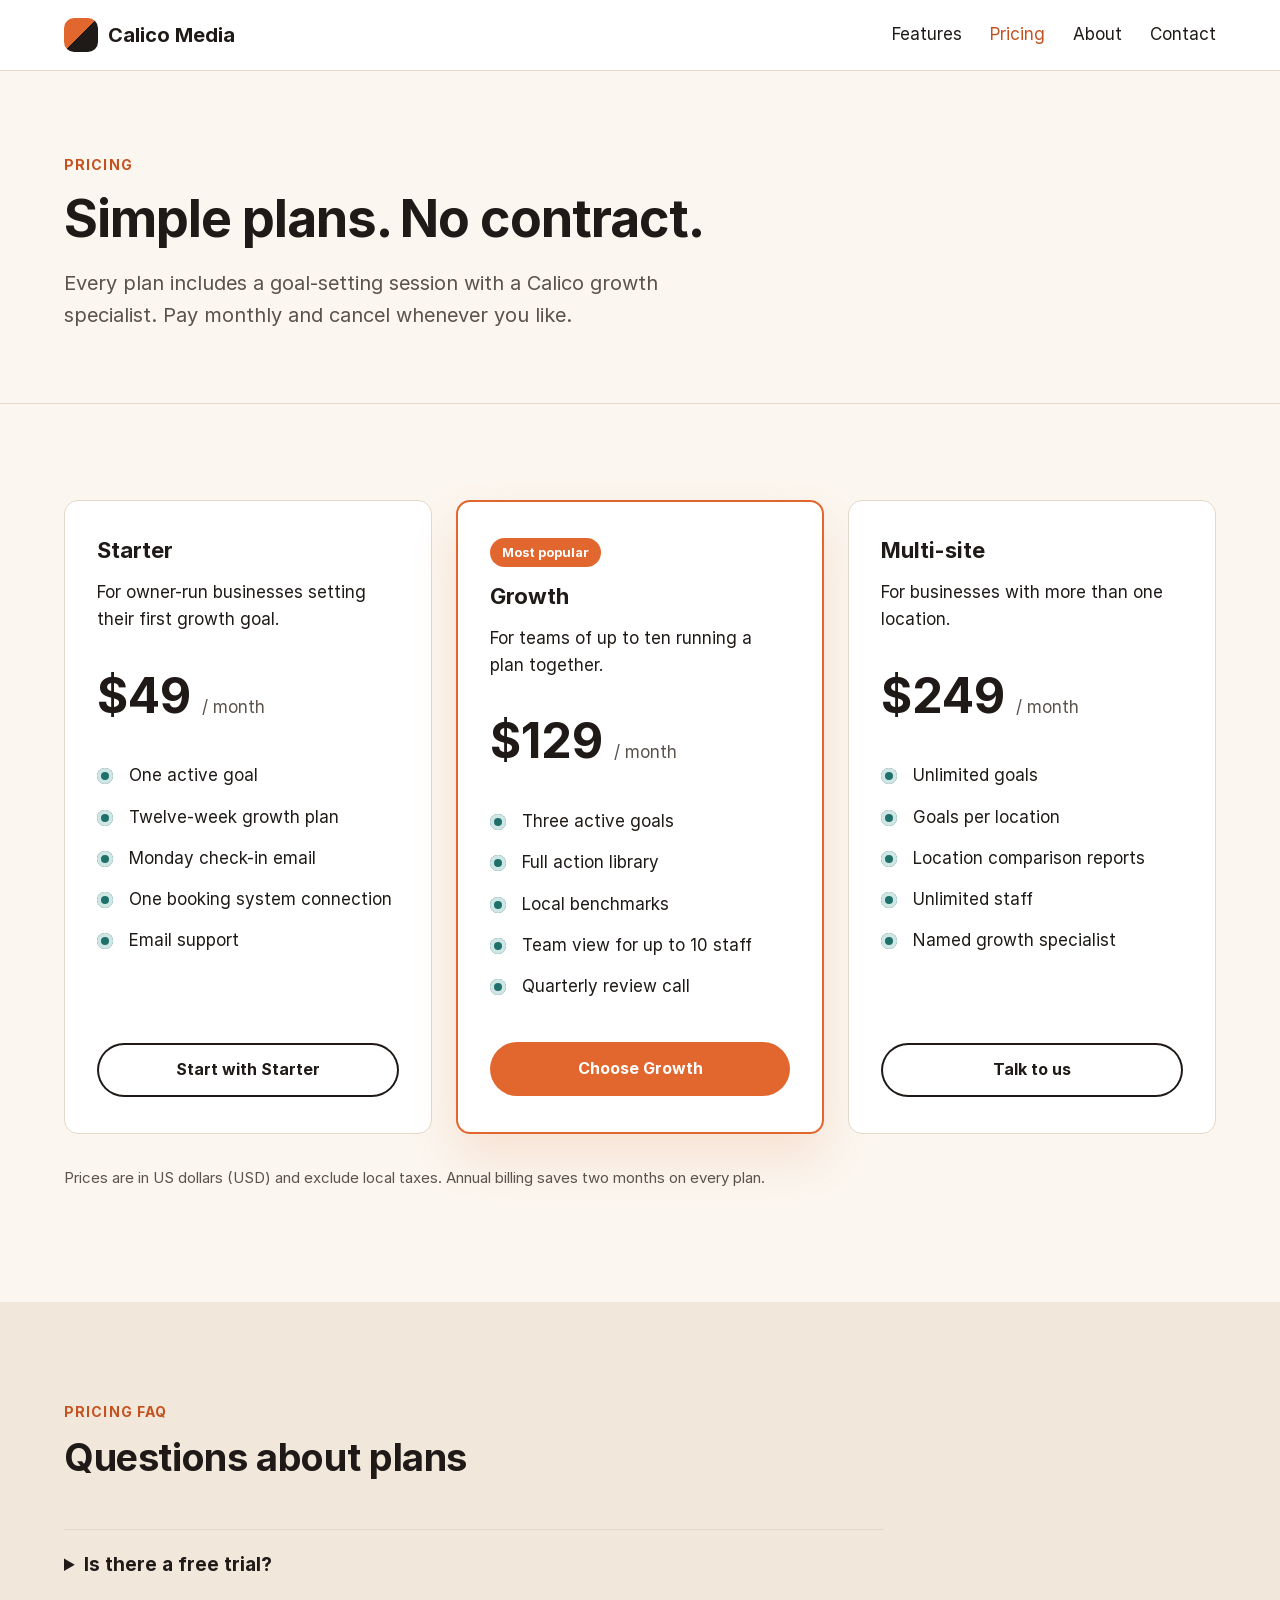
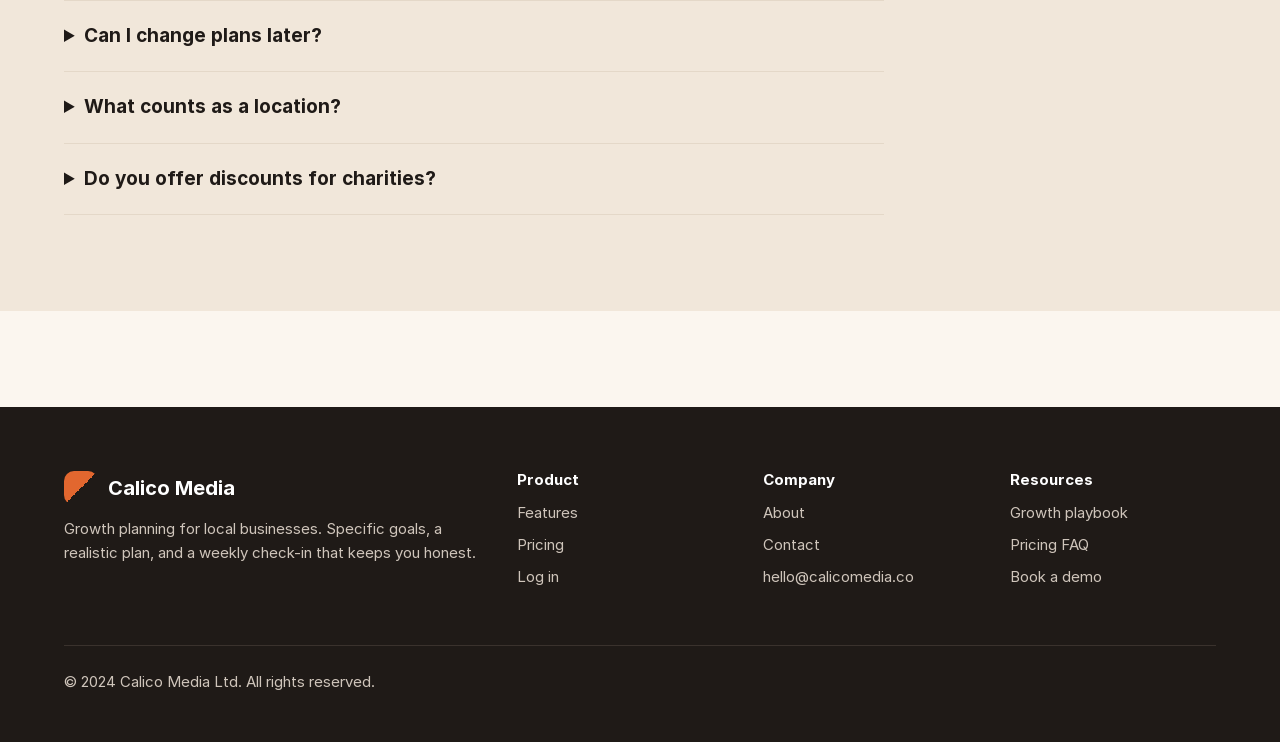
<file: public/pricing.html>
<!DOCTYPE html>
<html lang="en">
<head>
  <meta charset="utf-8">
  <meta name="viewport" content="width=device-width, initial-scale=1">
  <title>Pricing | Calico Media</title>
  <meta name="description" content="Simple monthly plans for local businesses. No contract, cancel any time.">
  <link rel="stylesheet" href="css/styles.css">
</head>
<body>
  <header class="site-header">
    <div class="container">
      <a class="logo" href="index.html"><span class="logo-mark"></span>Calico Media</a>
      <nav aria-label="Main">
        <ul class="nav-links">
          <li><a href="features.html">Features</a></li>
          <li><a href="pricing.html" aria-current="page">Pricing</a></li>
          <li><a href="about.html">About</a></li>
          <li><a href="contact.html">Contact</a></li>
        </ul>
      </nav>
    </div>
  </header>

  <main>
    <section class="page-header">
      <div class="container">
        <span class="eyebrow">Pricing</span>
        <h1>Simple plans. No contract.</h1>
        <p class="lead">Every plan includes a goal-setting session with a Calico growth specialist. Pay monthly and cancel whenever you like.</p>
      </div>
    </section>

    <section class="section">
      <div class="container">
        <div class="pricing-grid">
          <div class="pricing-card">
            <h3>Starter</h3>
            <p>For owner-run businesses setting their first growth goal.</p>
            <p class="price">$49 <small>/ month</small></p>
            <ul class="check-list">
              <li>One active goal</li>
              <li>Twelve-week growth plan</li>
              <li>Monday check-in email</li>
              <li>One booking system connection</li>
              <li>Email support</li>
            </ul>
            <a class="btn btn--ghost" href="contact.html">Start with Starter</a>
          </div>
          <div class="pricing-card pricing-card--featured">
            <span class="plan-badge">Most popular</span>
            <h3>Growth</h3>
            <p>For teams of up to ten running a plan together.</p>
            <p class="price">$129 <small>/ month</small></p>
            <ul class="check-list">
              <li>Three active goals</li>
              <li>Full action library</li>
              <li>Local benchmarks</li>
              <li>Team view for up to 10 staff</li>
              <li>Quarterly review call</li>
            </ul>
            <a class="btn" href="contact.html">Choose Growth</a>
          </div>
          <div class="pricing-card">
            <h3>Multi-site</h3>
            <p>For businesses with more than one location.</p>
            <p class="price">$249 <small>/ month</small></p>
            <ul class="check-list">
              <li>Unlimited goals</li>
              <li>Goals per location</li>
              <li>Location comparison reports</li>
              <li>Unlimited staff</li>
              <li>Named growth specialist</li>
            </ul>
            <a class="btn btn--ghost" href="contact.html">Talk to us</a>
          </div>
        </div>
        <p class="pricing-note">Prices are in US dollars (USD) and exclude local taxes. Annual billing saves two months on every plan.</p>
      </div>
    </section>

    <section class="section section--sand" id="faq">
      <div class="container">
        <div class="section-intro">
          <span class="eyebrow">Pricing FAQ</span>
          <h2>Questions about plans</h2>
        </div>
        <div class="faq">
          <details>
            <summary>Is there a free trial?</summary>
            <p>Instead of a trial we run a free 45-minute goal-setting session. You leave with a real goal and a draft plan, whether or not you sign up.</p>
          </details>
          <details>
            <summary>Can I change plans later?</summary>
            <p>Yes. Upgrade or downgrade from your account settings and we&rsquo;ll adjust your next invoice.</p>
          </details>
          <details>
            <summary>What counts as a location?</summary>
            <p>Any site with its own booking calendar or till. Mobile businesses with one calendar count as one location.</p>
          </details>
          <details>
            <summary>Do you offer discounts for charities?</summary>
            <p>Registered charities and community interest companies get 30% off any plan. Mention it when you book your demo.</p>
          </details>
        </div>
      </div>
    </section>
  </main>

  <footer class="site-footer">
    <div class="container">
      <div class="footer-grid">
        <div>
          <a class="logo" href="index.html"><span class="logo-mark"></span>Calico Media</a>
          <p>Growth planning for local businesses. Specific goals, a realistic plan, and a weekly check-in that keeps you honest.</p>
        </div>
        <div>
          <h4>Product</h4>
          <ul>
            <li><a href="features.html">Features</a></li>
            <li><a href="pricing.html">Pricing</a></li>
            <li><a href="https://app.calicomedia.co/login">Log in</a></li>
          </ul>
        </div>
        <div>
          <h4>Company</h4>
          <ul>
            <li><a href="about.html">About</a></li>
            <li><a href="contact.html">Contact</a></li>
            <li><a href="mailto:hello@calicomedia.co">hello@calicomedia.co</a></li>
          </ul>
        </div>
        <div>
          <h4>Resources</h4>
          <ul>
            <li><a href="index.html#playbook">Growth playbook</a></li>
            <li><a href="pricing.html#faq">Pricing FAQ</a></li>
            <li><a href="contact.html">Book a demo</a></li>
          </ul>
        </div>
      </div>
      <div class="footer-bottom">
        <p>&copy; 2024 Calico Media Ltd. All rights reserved.</p>
      </div>
    </div>
  </footer>
</body>
</html>
</file>
<file: public/css/styles.css>
/* Calico Media marketing site */

@font-face {
  font-family: "Inter";
  src: url("../fonts/Inter-Regular.woff2") format("woff2");
  font-style: normal;
  font-weight: 400;
  font-display: swap;
}

@font-face {
  font-family: "Inter";
  src: url("../fonts/Inter-Bold.woff2") format("woff2");
  font-style: normal;
  font-weight: 700;
  font-display: swap;
}

:root {
  --ink: #1f1a17;
  --ink-soft: #5b524c;
  --cream: #fbf6ef;
  --sand: #f1e7da;
  --white: #ffffff;
  --orange: #e2672f;
  --orange-dark: #c4521f;
  --teal: #1f6f6b;
  --line: #e4d8c8;
  --radius: 14px;
}

*,
*::before,
*::after {
  box-sizing: border-box;
}

body {
  margin: 0;
  font-family:
    "Inter",
    -apple-system,
    BlinkMacSystemFont,
    "Segoe UI",
    sans-serif;
  font-weight: 400;
  font-size: 17px;
  line-height: 1.6;
  color: var(--ink);
  background: var(--cream);
}

h1,
h2,
h3,
h4 {
  font-weight: 700;
  line-height: 1.2;
  margin: 0 0 16px;
}

h1 {
  font-size: 52px;
  letter-spacing: -0.02em;
}

h2 {
  font-size: 38px;
  letter-spacing: -0.01em;
}

h3 {
  font-size: 22px;
}

p {
  margin: 0 0 16px;
}

a {
  color: var(--teal);
}

img {
  max-width: 100%;
}

.container {
  max-width: 1200px;
  margin: 0 auto;
  padding: 0 24px;
}

.section {
  padding: 96px 0;
}

.section--sand {
  background: var(--sand);
}

.eyebrow {
  display: inline-block;
  font-size: 14px;
  font-weight: 700;
  letter-spacing: 0.08em;
  text-transform: uppercase;
  color: var(--orange-dark);
  margin-bottom: 12px;
}

.lead {
  font-size: 20px;
  color: var(--ink-soft);
  max-width: 640px;
}

.section-intro {
  max-width: 680px;
  margin-bottom: 48px;
}

.btn {
  display: inline-block;
  padding: 14px 26px;
  border-radius: 999px;
  background: var(--orange);
  color: var(--white);
  font-weight: 700;
  text-decoration: none;
  border: 0;
  font-size: 16px;
  font-family: inherit;
  cursor: pointer;
}

.btn:hover {
  background: var(--orange-dark);
}

.btn--ghost {
  background: transparent;
  color: inherit;
  box-shadow: inset 0 0 0 2px currentColor;
}

.btn--ghost:hover {
  background: rgba(255, 255, 255, 0.1);
}

/* Header */

.site-header {
  background: var(--white);
  border-bottom: 1px solid var(--line);
}

.site-header .container {
  display: flex;
  flex-wrap: wrap;
  align-items: center;
  justify-content: space-between;
  gap: 12px 32px;
  padding-top: 18px;
  padding-bottom: 18px;
}

.logo {
  display: flex;
  align-items: center;
  gap: 10px;
  flex-shrink: 0;
  font-size: 20px;
  font-weight: 700;
  color: var(--ink);
  text-decoration: none;
}

.logo-mark {
  width: 34px;
  height: 34px;
  border-radius: 10px;
  background: linear-gradient(
    135deg,
    var(--orange) 0%,
    var(--orange) 50%,
    var(--ink) 50%,
    var(--ink) 100%
  );
}

.nav-links {
  display: flex;
  flex-wrap: wrap;
  align-items: center;
  gap: 8px 28px;
  list-style: none;
  margin: 0;
  padding: 0;
}

.nav-links a {
  color: var(--ink);
  text-decoration: none;
}

.nav-links a:hover,
.nav-links a[aria-current="page"] {
  color: var(--orange-dark);
}

.site-header--home {
  background: var(--ink);
  border-bottom: 0;
}

.site-header--home .logo,
.site-header--home .nav-links a {
  color: var(--white);
}

.site-header--home .logo-mark {
  background: linear-gradient(
    135deg,
    var(--orange) 0%,
    var(--orange) 50%,
    var(--white) 50%,
    var(--white) 100%
  );
}

.site-header--home .container {
  flex-wrap: nowrap;
}

.site-header--home nav {
  min-width: 0;
}

.site-header--home .nav-links {
  flex-wrap: nowrap;
  gap: 0;
}

.site-header--home .nav-links li {
  min-width: 0;
}

.site-header--home .nav-links a {
  display: block;
  padding: 0 14px;
  white-space: nowrap;
}

.site-header--home .nav-links li:last-child {
  flex-shrink: 0;
}

.site-header--home .nav-links .btn {
  margin-left: 12px;
  padding: 10px 20px;
}

/* Home hero */

.hero {
  background: var(--ink);
  color: var(--white);
  padding: 56px 0 88px;
}

.hero-inner {
  display: flex;
  align-items: center;
  gap: 56px;
}

.hero-text {
  flex: 1;
}

.hero-text .lead {
  color: #d9cfc5;
}

.hero-actions {
  display: flex;
  flex-wrap: wrap;
  gap: 12px;
  margin-top: 32px;
}

.hero-media {
  width: 600px;
  flex-shrink: 0;
}

.hero-image {
  width: 100%;
  aspect-ratio: 4 / 3;
  object-fit: cover;
  border-radius: var(--radius);
  display: block;
}

/* Trust strip */

.trust {
  padding: 40px 0;
  border-bottom: 1px solid var(--line);
  text-align: center;
}

.trust p {
  color: var(--ink-soft);
  font-size: 15px;
}

.trust-list {
  display: flex;
  flex-wrap: wrap;
  justify-content: center;
  gap: 12px 40px;
  list-style: none;
  margin: 0;
  padding: 0;
  font-weight: 700;
  font-size: 18px;
  color: #8a7d72;
}

/* Steps */

.steps {
  display: grid;
  grid-template-columns: repeat(auto-fit, minmax(240px, 1fr));
  gap: 24px;
}

.step {
  background: var(--white);
  border: 1px solid var(--line);
  border-radius: var(--radius);
  padding: 32px;
}

.step-number {
  display: inline-flex;
  align-items: center;
  justify-content: center;
  width: 40px;
  height: 40px;
  border-radius: 50%;
  background: var(--sand);
  color: var(--orange-dark);
  font-weight: 700;
  margin-bottom: 16px;
}

/* Check list */

.check-list {
  list-style: none;
  margin: 24px 0 0;
  padding: 0;
}

.check-list li {
  position: relative;
  padding-left: 32px;
  margin-bottom: 14px;
}

.check-list li::before {
  content: "";
  position: absolute;
  left: 0;
  top: 6px;
  width: 16px;
  height: 16px;
  border-radius: 50%;
  background: var(--teal);
  box-shadow: inset 0 0 0 4px #cfe6e4;
}

/* FAQ */

.faq {
  max-width: 820px;
}

.faq details {
  border-top: 1px solid var(--line);
  padding: 20px 0;
}

.faq details:last-child {
  border-bottom: 1px solid var(--line);
}

.faq summary {
  font-weight: 700;
  font-size: 19px;
  cursor: pointer;
}

.faq details p {
  margin-top: 12px;
  color: var(--ink-soft);
}

/* Feature rows */

.feature-row {
  display: grid;
  grid-template-columns: 1fr 1fr;
  gap: 64px;
  align-items: center;
  margin-bottom: 96px;
}

.feature-row:last-child {
  margin-bottom: 0;
}

.feature-row--reverse .feature-media {
  order: 2;
}

.feature-media img {
  display: block;
  width: 100%;
  aspect-ratio: 4 / 3;
  object-fit: cover;
  border-radius: var(--radius);
}

/* Playbook */

.playbook-grid {
  display: grid;
  grid-template-columns: repeat(auto-fit, minmax(300px, 1fr));
  gap: 28px;
}

/* Card grid */

.card-grid {
  display: grid;
  grid-template-columns: repeat(3, 1fr);
  gap: 28px;
}

.card {
  background: var(--white);
  border: 1px solid var(--line);
  border-radius: var(--radius);
  overflow: hidden;
}

.card img {
  display: block;
  width: 100%;
  aspect-ratio: 16 / 10;
  object-fit: cover;
}

.card-body {
  padding: 24px 28px 28px;
}

.card-body p {
  color: var(--ink-soft);
}

.card-tag {
  font-size: 13px;
  font-weight: 700;
  text-transform: uppercase;
  letter-spacing: 0.06em;
  color: var(--teal);
}

.icon-dot {
  width: 44px;
  height: 44px;
  border-radius: 12px;
  background: var(--sand);
  margin-bottom: 18px;
  position: relative;
}

.icon-dot::after {
  content: "";
  position: absolute;
  inset: 13px;
  border-radius: 50%;
  background: var(--orange);
}

/* CTA band */

.cta-band {
  background: var(--ink);
  color: var(--white);
  border-radius: 24px;
  overflow: hidden;
}

.cta-band img {
  display: block;
  width: 100%;
  aspect-ratio: 21 / 8;
  object-fit: cover;
}

.cta-body {
  padding: 48px;
  display: flex;
  flex-wrap: wrap;
  align-items: center;
  justify-content: space-between;
  gap: 24px;
}

.cta-body h2 {
  margin: 0;
  max-width: 620px;
}

/* Page header (inner pages) */

.page-header {
  padding: 80px 0 56px;
  border-bottom: 1px solid var(--line);
}

/* Pricing */

.pricing-grid {
  display: grid;
  grid-template-columns: repeat(auto-fit, minmax(260px, 1fr));
  gap: 24px;
  align-items: stretch;
}

.pricing-card {
  background: var(--white);
  border: 1px solid var(--line);
  border-radius: var(--radius);
  padding: 36px 32px;
  display: flex;
  flex-direction: column;
}

.pricing-card--featured {
  border: 2px solid var(--orange);
  box-shadow: 0 24px 48px rgba(226, 103, 47, 0.14);
}

.plan-badge {
  align-self: flex-start;
  font-size: 13px;
  font-weight: 700;
  background: var(--orange);
  color: var(--white);
  border-radius: 999px;
  padding: 4px 12px;
  margin-bottom: 16px;
}

.price {
  font-size: 48px;
  font-weight: 700;
  margin: 8px 0 4px;
}

.price small {
  font-size: 17px;
  font-weight: 400;
  color: var(--ink-soft);
}

.pricing-card .check-list {
  flex: 1;
  margin-bottom: 28px;
}

.pricing-card .btn {
  text-align: center;
}

.pricing-note {
  margin-top: 32px;
  color: var(--ink-soft);
  font-size: 15px;
}

/* About */

.stats {
  display: grid;
  grid-template-columns: repeat(auto-fit, minmax(160px, 1fr));
  gap: 16px;
}

.stat {
  background: var(--white);
  border: 1px solid var(--line);
  border-radius: var(--radius);
  padding: 28px 20px;
}

.stat-number {
  display: block;
  font-size: 48px;
  font-weight: 700;
  color: var(--orange-dark);
}

.stat-label {
  display: block;
  font-size: 15px;
  color: var(--ink-soft);
}

.prose {
  max-width: 720px;
}

.team-grid {
  display: grid;
  grid-template-columns: repeat(auto-fit, minmax(220px, 1fr));
  gap: 24px;
}

.person {
  background: var(--white);
  border: 1px solid var(--line);
  border-radius: var(--radius);
  padding: 28px;
}

.avatar {
  width: 56px;
  height: 56px;
  border-radius: 50%;
  background: var(--sand);
  color: var(--orange-dark);
  display: flex;
  align-items: center;
  justify-content: center;
  font-weight: 700;
  margin-bottom: 16px;
}

.person p {
  color: var(--ink-soft);
  font-size: 15px;
  margin: 0;
}

/* Contact */

.contact-layout {
  display: grid;
  grid-template-columns: 3fr 2fr;
  gap: 64px;
}

.contact-form label {
  display: block;
  font-weight: 700;
  margin-bottom: 6px;
}

.contact-form input,
.contact-form textarea {
  display: block;
  width: 100%;
  font: inherit;
  padding: 12px 14px;
  border: 1px solid var(--line);
  border-radius: 10px;
  background: var(--white);
  margin-bottom: 20px;
}

.contact-form textarea {
  min-height: 160px;
  resize: vertical;
}

.form-status {
  margin-top: 16px;
  font-weight: 700;
}

.form-status--success {
  color: var(--teal);
}

.form-status--error {
  color: #b3261e;
}

.honeypot {
  position: absolute;
  left: -10000px;
}

.contact-aside {
  background: var(--white);
  border: 1px solid var(--line);
  border-radius: var(--radius);
  padding: 32px;
  align-self: start;
}

.contact-aside h3 {
  font-size: 18px;
  margin-top: 24px;
  margin-bottom: 6px;
}

.contact-aside h3:first-child {
  margin-top: 0;
}

.contact-aside p {
  color: var(--ink-soft);
  margin: 0;
}

/* Footer */

.site-footer {
  background: var(--ink);
  color: #cfc5bb;
  padding: 64px 0 32px;
  margin-top: 96px;
  font-size: 15px;
}

.footer-grid {
  display: grid;
  grid-template-columns: 2fr 1fr 1fr 1fr;
  gap: 40px;
}

.site-footer h4 {
  color: var(--white);
  font-size: 15px;
  margin-bottom: 12px;
}

.site-footer ul {
  list-style: none;
  margin: 0;
  padding: 0;
}

.site-footer li {
  margin-bottom: 8px;
}

.site-footer a {
  color: #cfc5bb;
  text-decoration: none;
}

.site-footer a:hover {
  color: var(--white);
}

.site-footer .logo {
  color: var(--white);
  margin-bottom: 12px;
}

.footer-bottom {
  border-top: 1px solid #3a322d;
  margin-top: 48px;
  padding-top: 24px;
}

@media (max-width: 768px) {
  .hero-inner {
    flex-direction: column;
  }

  .hero-media {
    width: 100%;
  }

  h1 {
    font-size: 40px;
  }

  h2 {
    font-size: 30px;
  }

  .section {
    padding: 64px 0;
  }

  .feature-row {
    grid-template-columns: 1fr;
    gap: 32px;
    margin-bottom: 64px;
  }

  .feature-row--reverse .feature-media {
    order: 0;
  }

  .card-grid {
    grid-template-columns: repeat(2, 1fr);
  }

  .contact-layout {
    grid-template-columns: 1fr;
    gap: 40px;
  }

  .footer-grid {
    grid-template-columns: 1fr 1fr;
  }
}

@media (max-width: 480px) {
  h1 {
    font-size: 34px;
  }

  .card-grid {
    grid-template-columns: 1fr;
  }

  .cta-body {
    padding: 32px 24px;
  }

  .footer-grid {
    grid-template-columns: 1fr;
  }
}
</file>
